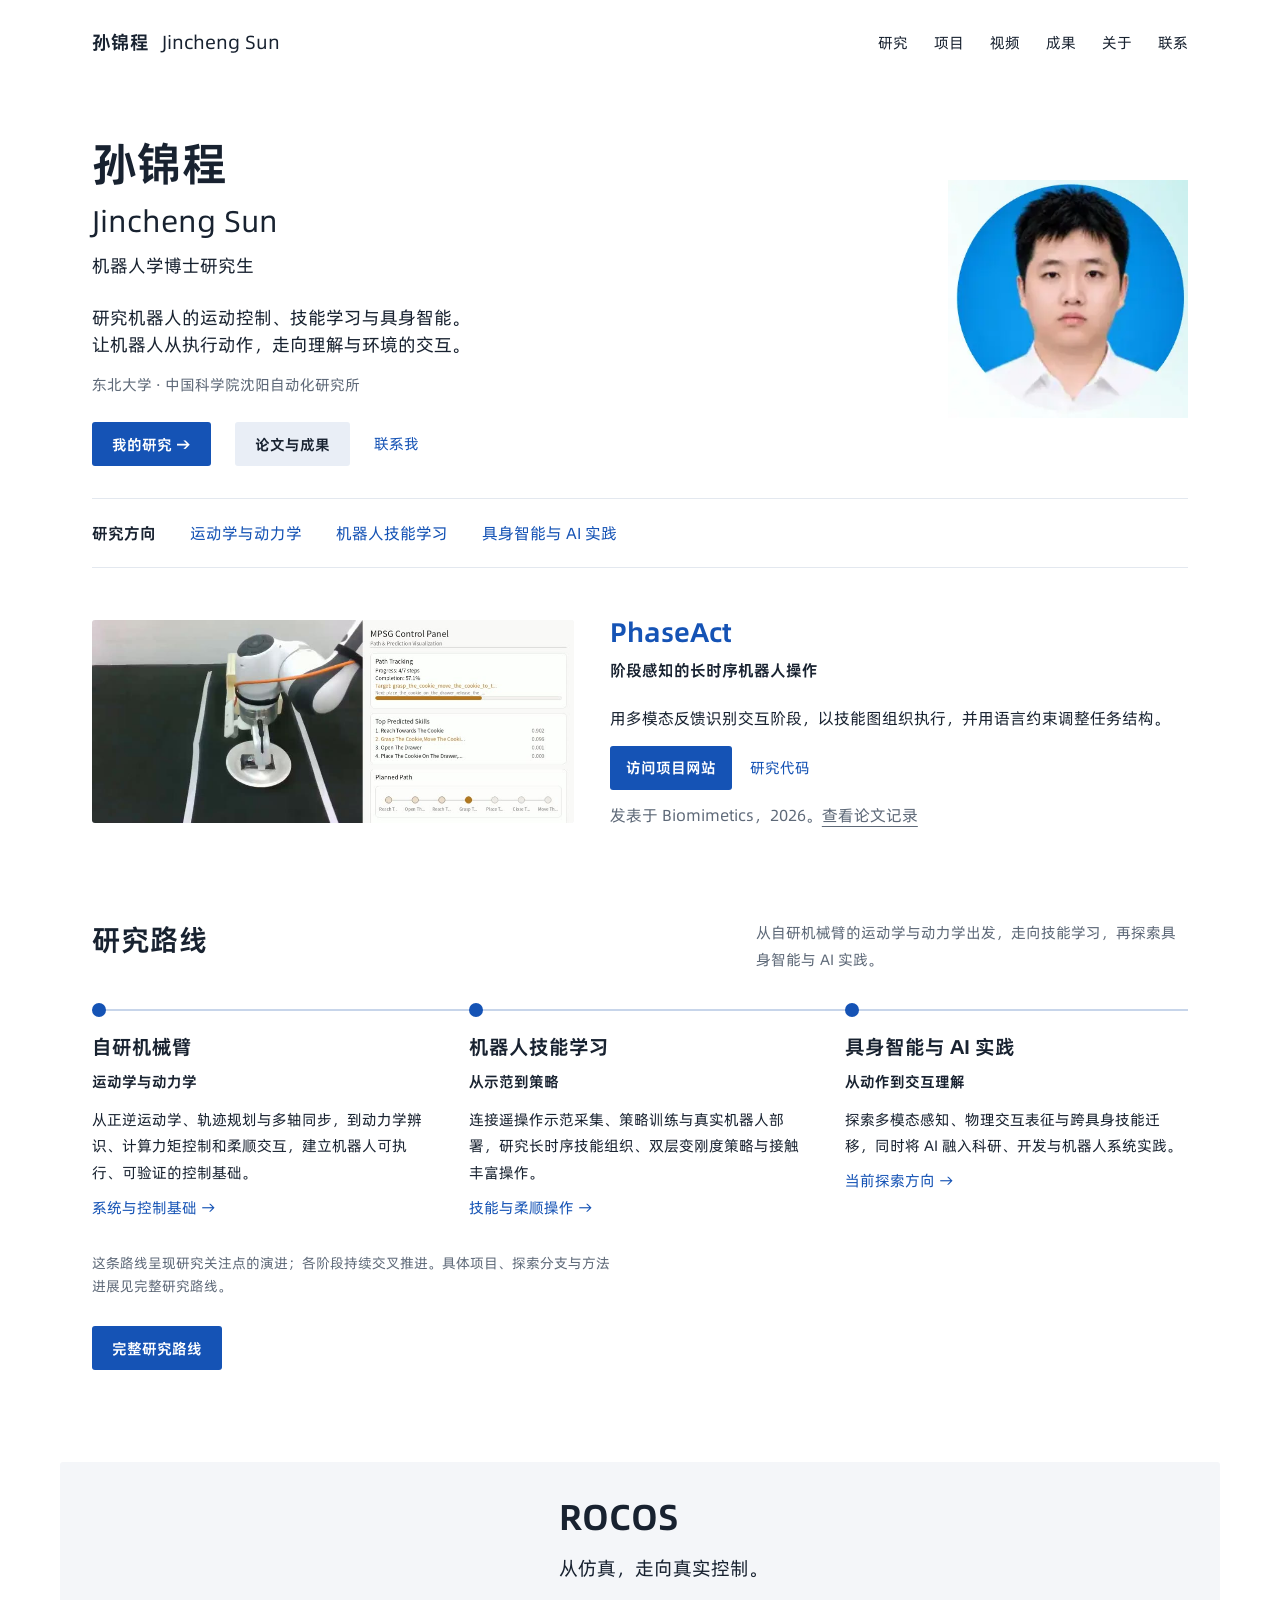
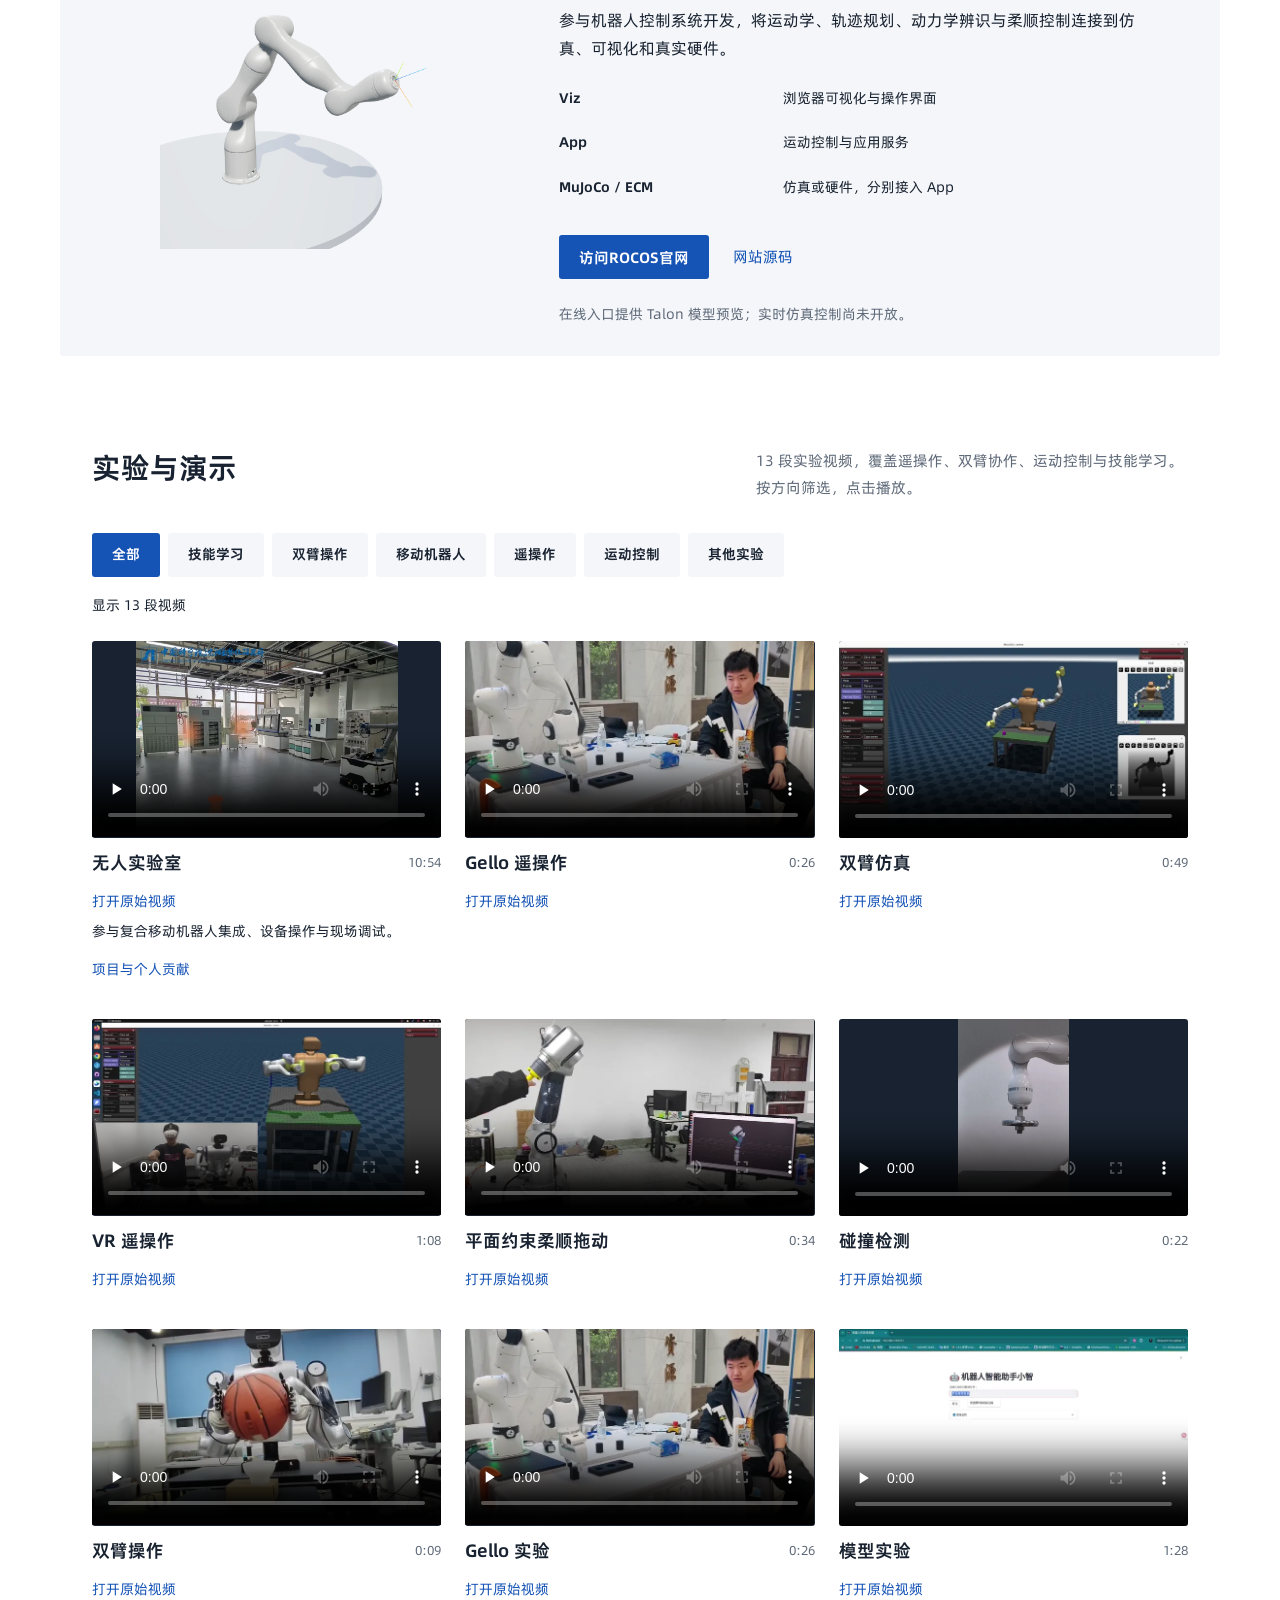
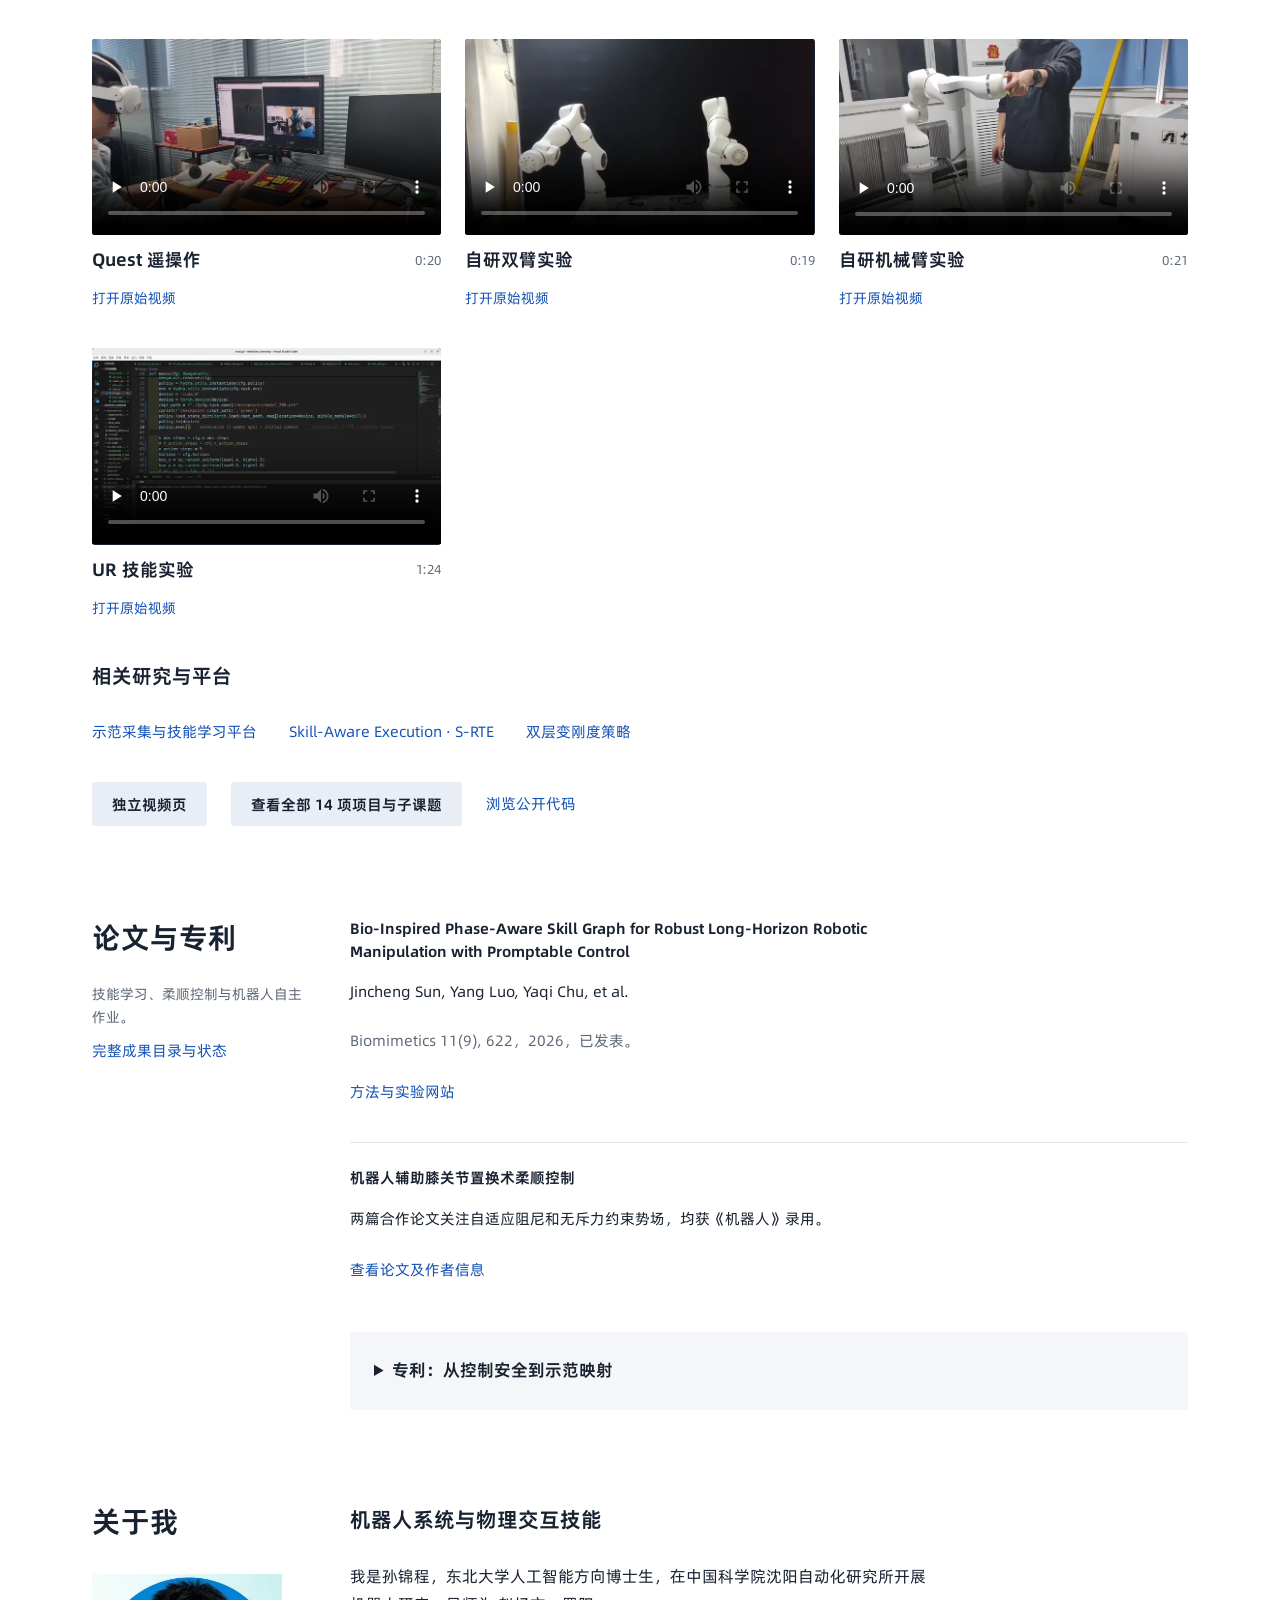
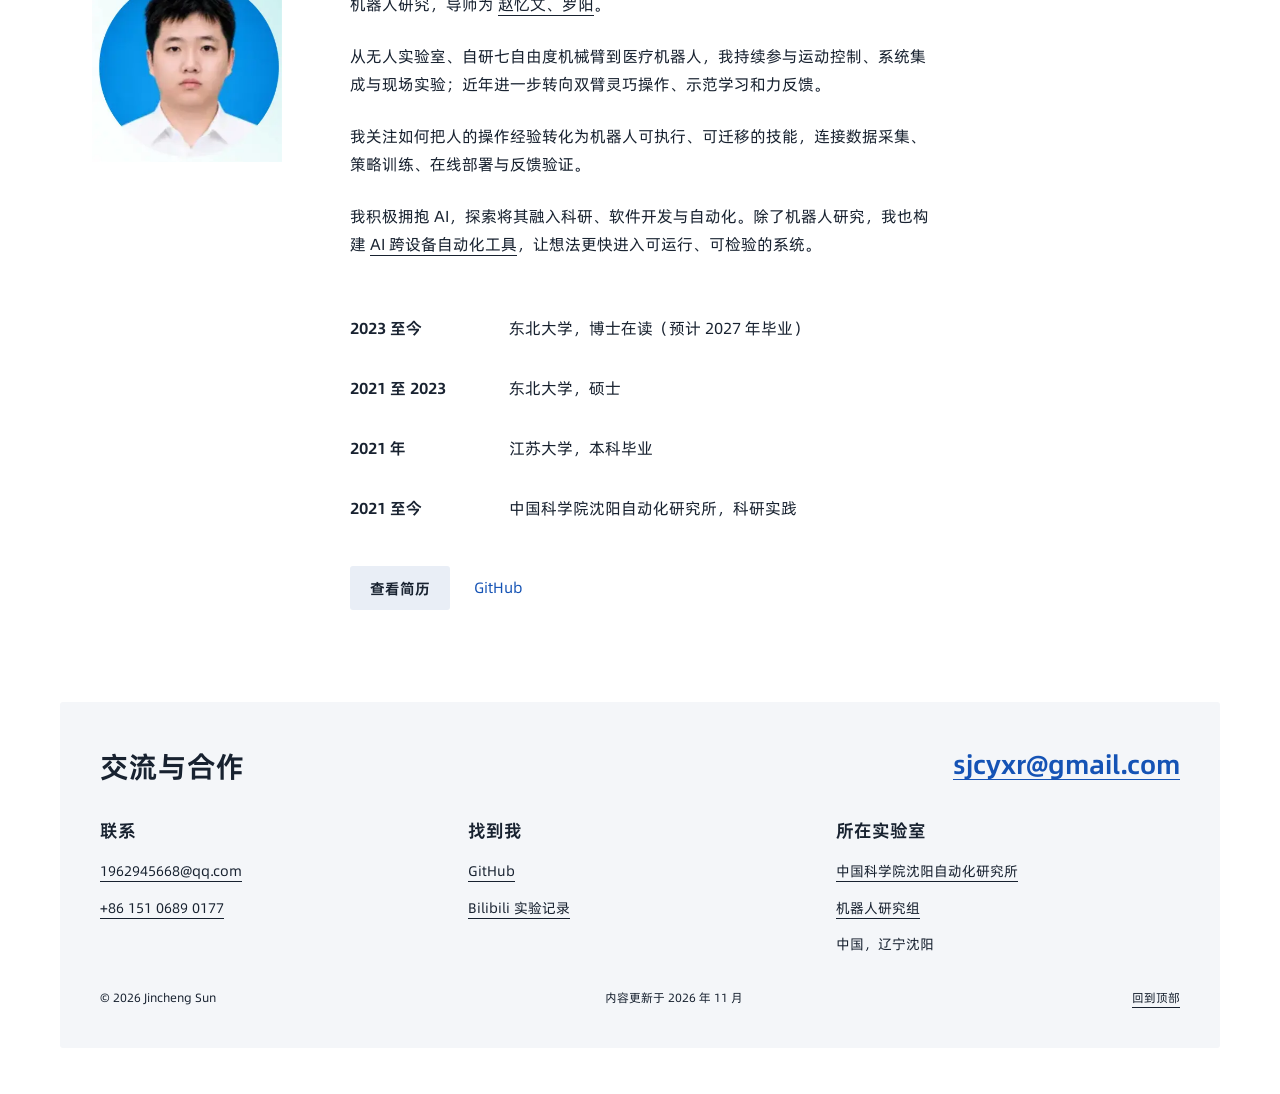
<file: index.html>
<!DOCTYPE html>

<html lang="zh-CN">
<head>
<meta charset="utf-8"/>
<meta content="width=device-width, initial-scale=1" name="viewport"/>
<title>孙锦程 Jincheng Sun | 机器人研究与 AI 实践</title>
<meta content="Jincheng Sun 的个人主页：机器人灵巧操作、技能学习与运动控制。浏览 MPSG-Control、ROCOS、研究项目和实验演示。" name="description"/>
<meta content="孙锦程 Jincheng Sun | 机器人研究与 AI 实践" property="og:title"/>
<meta content="机器人研究、开源系统与 AI 实践。从任务结构到真实执行。" property="og:description"/>
<meta content="website" property="og:type"/>
<meta content="https://www.jcsun.cc/assets/img/research/teleoperation.webp" property="og:image"/>
<link href="https://www.jcsun.cc/" rel="canonical"/>
<link href="favicon.png" rel="icon" type="image/png"/>
<link href="style.css" rel="stylesheet"/>
<script defer="" src="script.js"></script>
<link href="academic.css" rel="stylesheet"/></head>
<body>
<a class="skip" href="#main">跳到主要内容</a>
<header class="site-header">
<nav aria-label="主导航" class="container navigation">
<a aria-label="Jincheng Sun 首页" class="wordmark" href="#home">孙锦程 <span class="wordmark-suffix">Jincheng Sun</span></a>
<button aria-controls="mobile-menu" aria-expanded="false" id="mobile-menu-btn" type="button">菜单</button>
<div class="nav-links" id="mobile-menu"><a href="research.html">研究</a><a href="projects.html">项目</a><a href="videos.html">视频</a><a href="publications.html">成果</a><a href="#about">关于</a><a href="#contact">联系</a></div>
</nav>
</header>
<main id="main">
<section class="hero" id="home"><div class="container"><div class="profile-intro"><figure class="profile-photo"><img alt="孙锦程" fetchpriority="high" height="354" src="assets/img/portrait.png" width="357"/></figure><div class="profile-copy"><h1>孙锦程 <span>Jincheng Sun</span></h1><p class="profile-role">机器人学博士研究生</p><p class="lead" id="typed-text">研究机器人的运动控制、技能学习与具身智能。<br/>让机器人从执行动作，走向理解与环境的交互。</p><p class="profile-affiliation">东北大学 · 中国科学院沈阳自动化研究所</p><div class="actions"><a class="button primary" href="#research">我的研究 →</a><a class="button" href="publications.html">论文与成果</a><a class="text-link" href="mailto:sjcyxr@gmail.com">联系我</a></div></div></div><div class="research-interests"><span>研究方向</span><a href="research.html#foundation">运动学与动力学</a><a href="research.html#variable-stiffness">机器人技能学习</a><a href="research.html#exploration">具身智能与 AI 实践</a></div></div></section>
<section class="section feature" id="phaseact">
<div class="container feature-grid"><figure class="featured-image"><img alt="PhaseAct 阶段感知技能图与真实机器人操作界面" height="404" loading="lazy" src="assets/img/research/phaseact.jpg" width="960"/></figure>
<div class="feature-copy"><h2>PhaseAct</h2><p class="project-name">阶段感知的长时序机器人操作</p><p>用多模态反馈识别交互阶段，以技能图组织执行，并用语言约束调整任务结构。</p><div class="actions"><a class="button primary" href="https://cheng9911.github.io/PhaseAct-Website/">访问项目网站</a><a class="text-link" href="https://github.com/cheng9911/mpsg_control">研究代码</a></div><p class="note">发表于 Biomimetics，2026。<a href="publications.html#papers">查看论文记录</a></p></div>
</div></section>
<section class="section research-section" id="research">
<div class="container"><div class="section-heading"><h2>研究路线</h2><p>从自研机械臂的运动学与动力学出发，走向技能学习，再探索具身智能与 AI 实践。</p></div>
<div class="research-timeline"><article><span aria-hidden="true" class="timeline-dot"></span><h3>自研机械臂</h3><p class="route-focus">运动学与动力学</p><p>从正逆运动学、轨迹规划与多轴同步，到动力学辨识、计算力矩控制和柔顺交互，建立机器人可执行、可验证的控制基础。</p><a class="text-link" href="research.html#foundation">系统与控制基础 →</a></article><article><span aria-hidden="true" class="timeline-dot"></span><h3>机器人技能学习</h3><p class="route-focus">从示范到策略</p><p>连接遥操作示范采集、策略训练与真实机器人部署，研究长时序技能组织、双层变刚度策略与接触丰富操作。</p><a class="text-link" href="research.html#variable-stiffness">技能与柔顺操作 →</a></article><article><span aria-hidden="true" class="timeline-dot"></span><h3>具身智能与 AI 实践</h3><p class="route-focus">从动作到交互理解</p><p>探索多模态感知、物理交互表征与跨具身技能迁移，同时将 AI 融入科研、开发与机器人系统实践。</p><a class="text-link" href="research.html#exploration">当前探索方向 →</a></article></div><p class="note research-note">这条路线呈现研究关注点的演进；各阶段持续交叉推进。具体项目、探索分支与方法进展见完整研究路线。</p><div class="actions"><a class="button primary" href="research.html">完整研究路线</a></div></div>
</section>
<section class="section systems-section" id="systems">
<div class="container systems-grid">
<figure class="robot-visual" data-kind="product"><img alt="ROCOS 官网中基于实际 Talon 网格渲染的机器人模型" height="900" loading="lazy" src="assets/img/research/talon-front.webp" width="900"/></figure>
<div class="systems-copy"><h2>ROCOS</h2><p class="systems-line">从仿真，走向真实控制。</p><p>参与机器人控制系统开发，将运动学、轨迹规划、动力学辨识与柔顺控制连接到仿真、可视化和真实硬件。</p><dl class="system-parts"><div><dt>Viz</dt><dd>浏览器可视化与操作界面</dd></div><div><dt>App</dt><dd>运动控制与应用服务</dd></div><div><dt>MuJoCo / ECM</dt><dd>仿真或硬件，分别接入 App</dd></div></dl><div class="actions"><a class="button primary" href="http://rocos-sia.cn/rocos-web/">访问 <abbr title="Robot Control System">ROCOS</abbr> 官网</a><a class="text-link" href="https://github.com/rocos-sia/rocos-web">网站源码</a></div><p class="note">在线入口提供 Talon 模型预览；实时仿真控制尚未开放。</p></div>
</div></section>
<section class="section projects-section" id="projects">
<div class="container"><div class="section-heading"><h2>实验与演示</h2><p>13 段实验视频，覆盖遥操作、双臂协作、运动控制与技能学习。按方向筛选，点击播放。</p></div>
<div aria-label="筛选演示项目" class="filters" role="group">
<button aria-pressed="true" class="filter-btn active" data-filter="all" type="button">全部</button><button aria-pressed="false" class="filter-btn" data-filter="skill" type="button">技能学习</button><button aria-pressed="false" class="filter-btn" data-filter="dual" type="button">双臂操作</button><button aria-pressed="false" class="filter-btn" data-filter="mobile" type="button">移动机器人</button><button aria-pressed="false" class="filter-btn" data-filter="teleop" type="button">遥操作</button>
<button aria-pressed="false" class="filter-btn" data-filter="control" type="button">运动控制</button><button aria-pressed="false" class="filter-btn" data-filter="other" type="button">其他实验</button></div><p aria-live="polite" class="video-count" id="filter-status">显示 13 段视频</p>
<div class="projects-grid" id="projects-grid"><article class="project-card video-entry" data-category="mobile"><video aria-label="无人实验室" controls="" height="405" playsinline="" poster="assets/img/research/chemist.webp" preload="none" width="720"><source src="assets/videos/chemist.mp4" type="video/mp4"/><a href="assets/videos/chemist.mp4">直接打开视频</a></video><div class="video-meta"><h3>无人实验室</h3><span>10:54</span></div><a class="text-link" href="assets/videos/chemist.mp4">打开原始视频</a><p>参与复合移动机器人集成、设备操作与现场调试。</p><a class="text-link" href="projects.html#project-01">项目与个人贡献</a></article><article class="project-card video-entry" data-category="teleop"><video aria-label="Gello 遥操作" controls="" height="405" playsinline="" poster="assets/img/experiments/te_franka.webp" preload="none" width="720"><source src="assets/videos/te_franka.mp4" type="video/mp4"/><a href="assets/videos/te_franka.mp4">直接打开视频</a></video><div class="video-meta"><h3>Gello 遥操作</h3><span>0:26</span></div><a class="text-link" href="assets/videos/te_franka.mp4">打开原始视频</a></article><article class="project-card video-entry" data-category="dual"><video aria-label="双臂仿真" controls="" height="405" playsinline="" poster="assets/img/experiments/dual_sim.webp" preload="none" width="720"><source src="assets/videos/dual_sim.mp4" type="video/mp4"/><a href="assets/videos/dual_sim.mp4">直接打开视频</a></video><div class="video-meta"><h3>双臂仿真</h3><span>0:49</span></div><a class="text-link" href="assets/videos/dual_sim.mp4">打开原始视频</a></article><article class="project-card video-entry" data-category="teleop"><video aria-label="VR 遥操作" controls="" height="405" playsinline="" poster="assets/img/experiments/VRTeleoperation.webp" preload="none" width="720"><source src="assets/videos/VRTeleoperation.mp4" type="video/mp4"/><a href="assets/videos/VRTeleoperation.mp4">直接打开视频</a></video><div class="video-meta"><h3>VR 遥操作</h3><span>1:08</span></div><a class="text-link" href="assets/videos/VRTeleoperation.mp4">打开原始视频</a></article><article class="project-card video-entry" data-category="control"><video aria-label="平面约束柔顺拖动" controls="" height="405" playsinline="" poster="assets/img/experiments/Plane-Constrained%20Compliant%20Dragging.webp" preload="none" width="720"><source src="assets/videos/Plane-Constrained%20Compliant%20Dragging.mp4" type="video/mp4"/><a href="assets/videos/Plane-Constrained%20Compliant%20Dragging.mp4">直接打开视频</a></video><div class="video-meta"><h3>平面约束柔顺拖动</h3><span>0:34</span></div><a class="text-link" href="assets/videos/Plane-Constrained%20Compliant%20Dragging.mp4">打开原始视频</a></article><article class="project-card video-entry" data-category="control"><video aria-label="碰撞检测" controls="" height="405" playsinline="" poster="assets/img/experiments/collisiondetect.webp" preload="none" width="720"><source src="assets/videos/collisiondetect.mp4" type="video/mp4"/><a href="assets/videos/collisiondetect.mp4">直接打开视频</a></video><div class="video-meta"><h3>碰撞检测</h3><span>0:22</span></div><a class="text-link" href="assets/videos/collisiondetect.mp4">打开原始视频</a></article><article class="project-card video-entry" data-category="dual"><video aria-label="双臂操作" controls="" height="405" playsinline="" poster="assets/img/experiments/dual.webp" preload="none" width="720"><source src="assets/videos/dual.mp4" type="video/mp4"/><a href="assets/videos/dual.mp4">直接打开视频</a></video><div class="video-meta"><h3>双臂操作</h3><span>0:09</span></div><a class="text-link" href="assets/videos/dual.mp4">打开原始视频</a></article><article class="project-card video-entry" data-category="teleop"><video aria-label="Gello 实验" controls="" height="405" playsinline="" poster="assets/img/experiments/gello.webp" preload="none" width="720"><source src="assets/videos/gello.mp4" type="video/mp4"/><a href="assets/videos/gello.mp4">直接打开视频</a></video><div class="video-meta"><h3>Gello 实验</h3><span>0:26</span></div><a class="text-link" href="assets/videos/gello.mp4">打开原始视频</a></article><article class="project-card video-entry" data-category="other"><video aria-label="模型实验" controls="" height="405" playsinline="" poster="assets/img/experiments/model.webp" preload="none" width="720"><source src="assets/videos/model.mp4" type="video/mp4"/><a href="assets/videos/model.mp4">直接打开视频</a></video><div class="video-meta"><h3>模型实验</h3><span>1:28</span></div><a class="text-link" href="assets/videos/model.mp4">打开原始视频</a></article><article class="project-card video-entry" data-category="teleop"><video aria-label="Quest 遥操作" controls="" height="405" playsinline="" poster="assets/img/experiments/quest.webp" preload="none" width="720"><source src="assets/videos/quest.mp4" type="video/mp4"/><a href="assets/videos/quest.mp4">直接打开视频</a></video><div class="video-meta"><h3>Quest 遥操作</h3><span>0:20</span></div><a class="text-link" href="assets/videos/quest.mp4">打开原始视频</a></article><article class="project-card video-entry" data-category="dual"><video aria-label="自研双臂实验" controls="" height="405" playsinline="" poster="assets/img/experiments/selfdualarm.webp" preload="none" width="720"><source src="assets/videos/selfdualarm.mp4" type="video/mp4"/><a href="assets/videos/selfdualarm.mp4">直接打开视频</a></video><div class="video-meta"><h3>自研双臂实验</h3><span>0:19</span></div><a class="text-link" href="assets/videos/selfdualarm.mp4">打开原始视频</a></article><article class="project-card video-entry" data-category="control"><video aria-label="自研机械臂实验" controls="" height="405" playsinline="" poster="assets/img/experiments/selfqrm.webp" preload="none" width="720"><source src="assets/videos/selfqrm.mp4" type="video/mp4"/><a href="assets/videos/selfqrm.mp4">直接打开视频</a></video><div class="video-meta"><h3>自研机械臂实验</h3><span>0:21</span></div><a class="text-link" href="assets/videos/selfqrm.mp4">打开原始视频</a></article><article class="project-card video-entry" data-category="skill"><video aria-label="UR 技能实验" controls="" height="405" playsinline="" poster="assets/img/experiments/ur_skill.webp" preload="none" width="720"><source src="assets/videos/ur_skill.mp4" type="video/mp4"/><a href="assets/videos/ur_skill.mp4">直接打开视频</a></video><div class="video-meta"><h3>UR 技能实验</h3><span>1:24</span></div><a class="text-link" href="assets/videos/ur_skill.mp4">打开原始视频</a></article></div><div class="related-research"><h3>相关研究与平台</h3><p><a class="text-link" href="projects.html#project-10">示范采集与技能学习平台</a><a class="text-link" href="https://cheng9911.github.io/S-RTE/">Skill-Aware Execution · S-RTE</a><a class="text-link" href="research.html#variable-stiffness">双层变刚度策略</a></p></div><div class="actions"><a class="button" href="videos.html">独立视频页</a><a class="button" href="projects.html">查看全部 14 项项目与子课题</a><a class="text-link" href="projects.html#software">浏览公开代码</a></div></div></section>
<section class="section publications-section" id="publications"><div class="container publication-layout"><div><h2>论文与专利</h2><p class="note">技能学习、柔顺控制与机器人自主作业。</p><a class="text-link" href="publications.html">完整成果目录与状态</a></div><div class="publication-list"><article class="paper"><p class="paper-title">Bio-Inspired Phase-Aware Skill Graph for Robust Long-Horizon Robotic Manipulation with Promptable Control</p><p>Jincheng Sun, Yang Luo, Yaqi Chu, et al.</p><p class="note">Biomimetics 11(9), 622，2026，已发表。</p><a class="text-link" href="https://cheng9911.github.io/PhaseAct-Website/">方法与实验网站</a></article><article class="paper"><p class="paper-title">机器人辅助膝关节置换术柔顺控制</p><p>两篇合作论文关注自适应阻尼和无斥力约束势场，均获《机器人》录用。</p><a class="text-link" href="publications.html#papers">查看论文及作者信息</a></article><details class="patent"><summary>专利：从控制安全到示范映射</summary><div class="patent-body"><p>10 项专利记录，覆盖轨迹边界、柔顺操作、遥操作和手部重定向；授权与申请状态分别列示。</p><a class="text-link" href="publications.html#patents">查看专利目录</a></div></details></div></div></section><section class="section about-section" id="about"><div class="container about-grid"><div><h2>关于我</h2><figure class="portrait"><img alt="Jincheng Sun 个人照片" height="354" loading="lazy" src="assets/img/portrait.png" width="357"/></figure></div><div class="about-copy"><p class="about-lead">机器人系统与物理交互技能</p><p>我是孙锦程，东北大学人工智能方向博士生，在中国科学院沈阳自动化研究所开展机器人研究，导师为 <a href="http://rocos-sia.cn/">赵忆文、罗阳</a>。</p><p>从无人实验室、自研七自由度机械臂到医疗机器人，我持续参与运动控制、系统集成与现场实验；近年进一步转向双臂灵巧操作、示范学习和力反馈。</p><p>我关注如何把人的操作经验转化为机器人可执行、可迁移的技能，连接数据采集、策略训练、在线部署与反馈验证。</p><p>我积极拥抱 AI，探索将其融入科研、软件开发与自动化。除了机器人研究，我也构建 <a href="https://github.com/cheng9911/openclaw-remote-desktop">AI 跨设备自动化工具</a>，让想法更快进入可运行、可检验的系统。</p><dl class="education"><div><dt>2023 至今</dt><dd>东北大学，博士在读（预计 2027 年毕业）</dd></div><div><dt>2021 至 2023</dt><dd>东北大学，硕士</dd></div><div><dt>2021 年</dt><dd>江苏大学，本科毕业</dd></div><div><dt>2021 至今</dt><dd>中国科学院沈阳自动化研究所，科研实践</dd></div></dl><div class="actions"><a class="button" href="assets/docs/Jincheng-Sun-CV.pdf">查看简历</a><a class="text-link" href="https://github.com/cheng9911">GitHub</a></div></div></div></section></main><footer class="section contact-section" id="contact"><div class="container"><div class="contact-top"><h2>交流与合作</h2><a class="contact-email" href="mailto:sjcyxr@gmail.com">sjcyxr@gmail.com</a></div><div class="contact-columns"><div><h3>联系</h3><a href="mailto:1962945668@qq.com">1962945668@qq.com</a><a href="tel:+8615106890177">+86 151 0689 0177</a></div><div><h3>找到我</h3><a href="https://github.com/cheng9911">GitHub</a><a href="https://space.bilibili.com/623528115">Bilibili 实验记录</a></div><div><h3>所在实验室</h3><a href="https://sia.cas.cn/gkjj/dlwz/">中国科学院沈阳自动化研究所</a><a href="http://rocos-sia.cn/">机器人研究组</a><span>中国，辽宁沈阳</span></div></div><div class="colophon"><span>© 2026 Jincheng Sun</span><span>内容更新于 2026 年 11 月</span><a href="#home">回到顶部</a></div></div></footer></body></html>
</file>
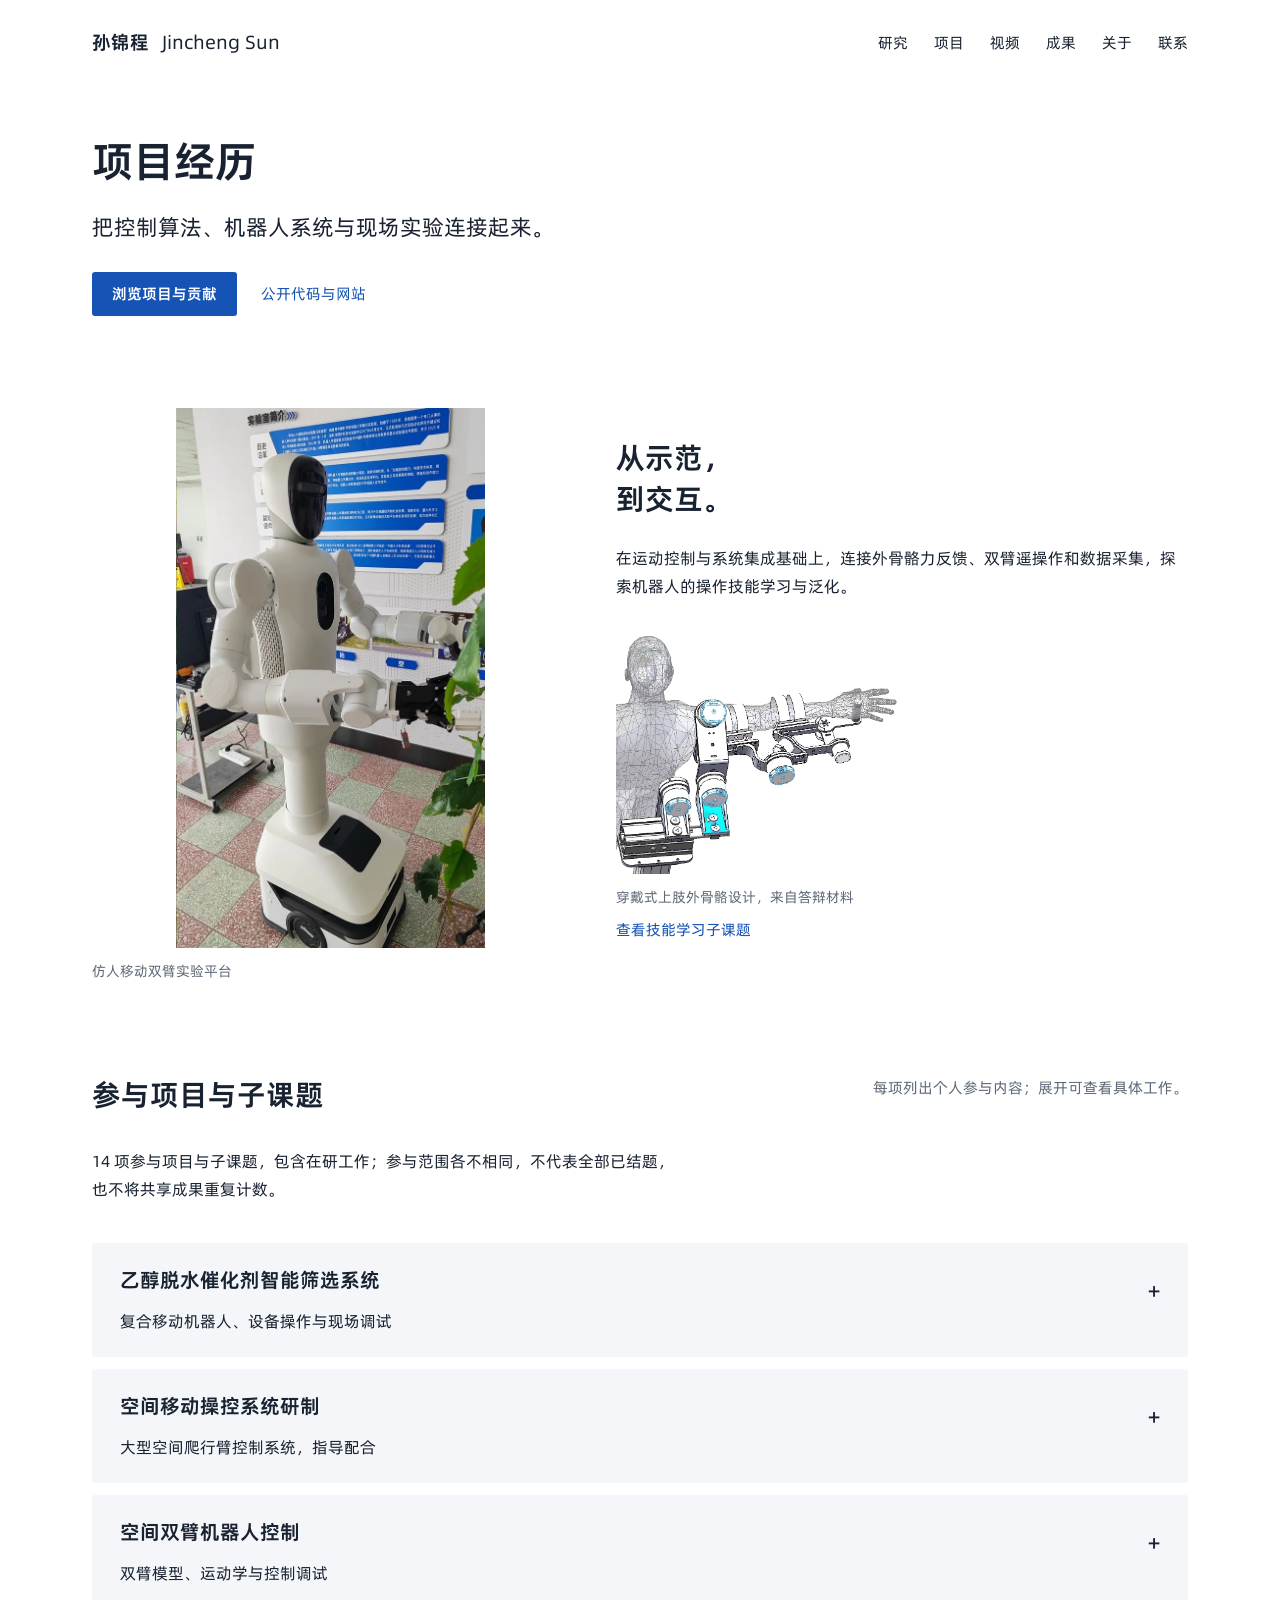
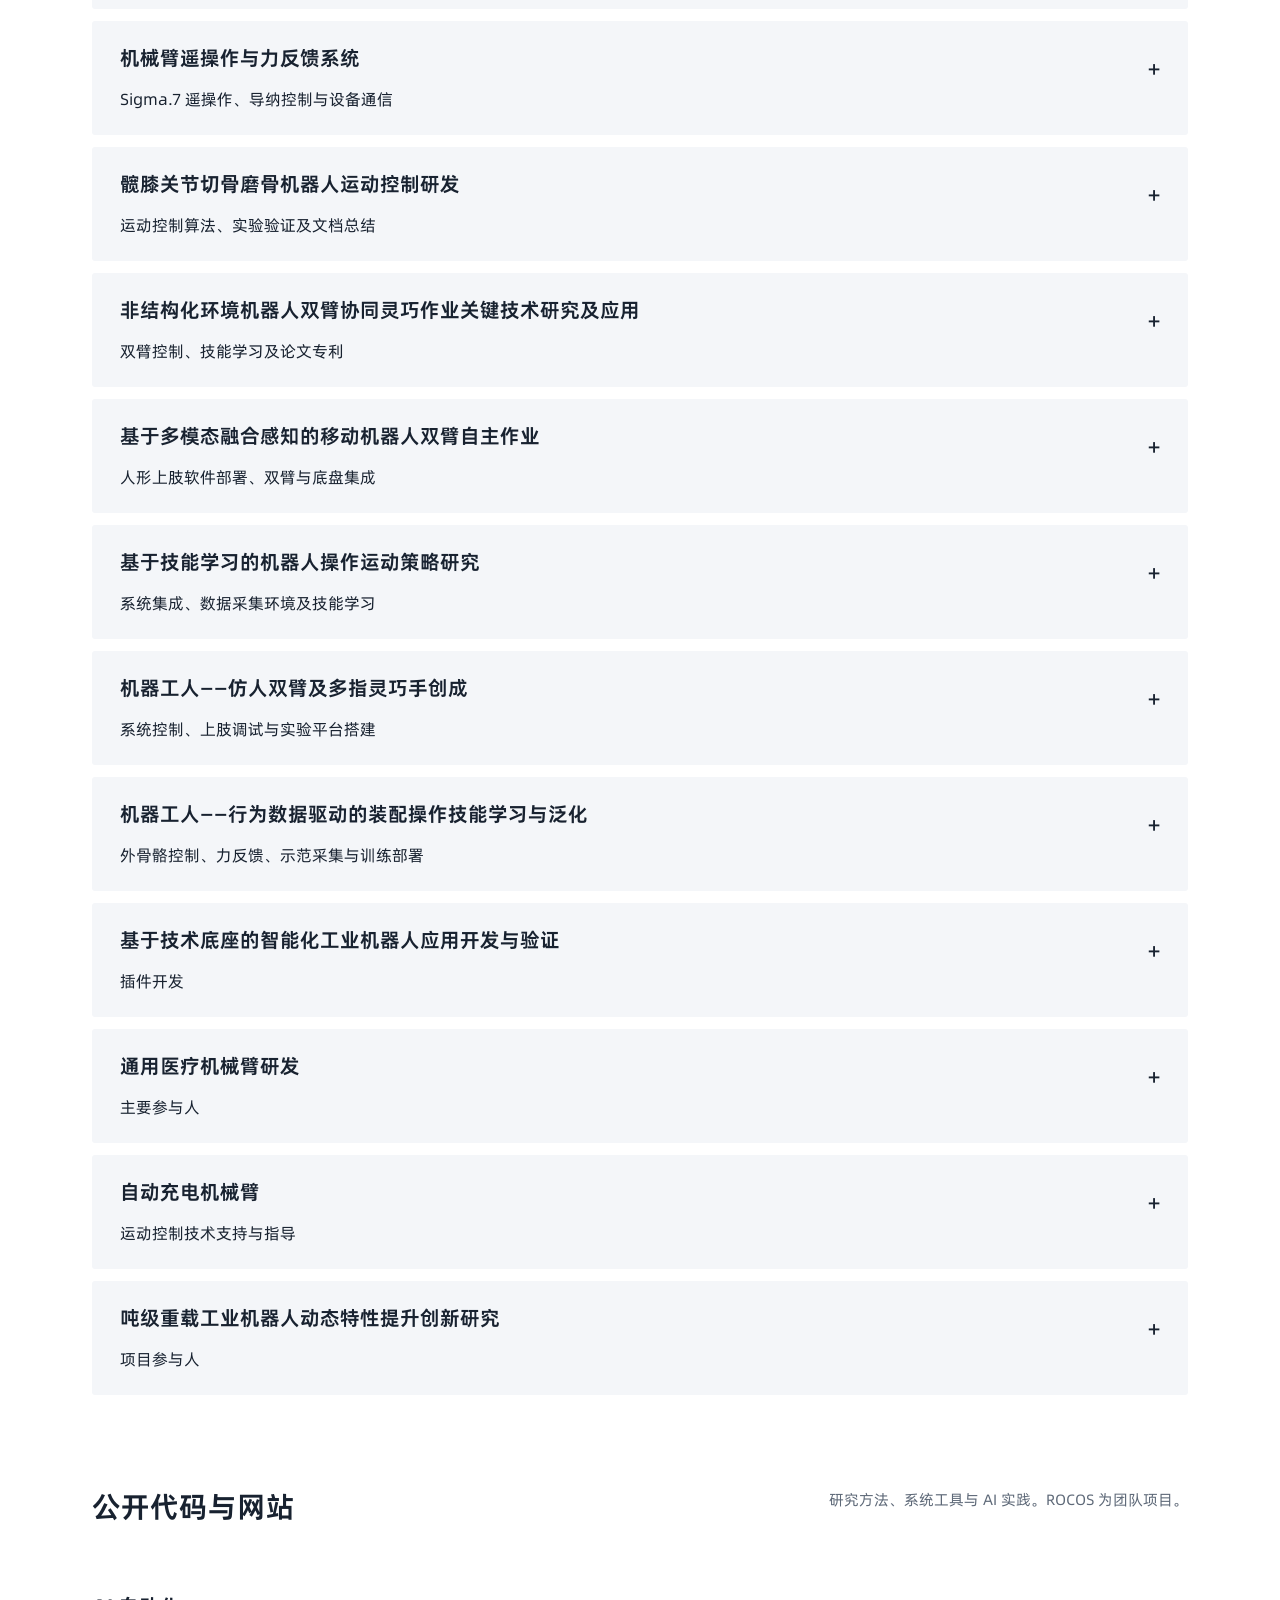
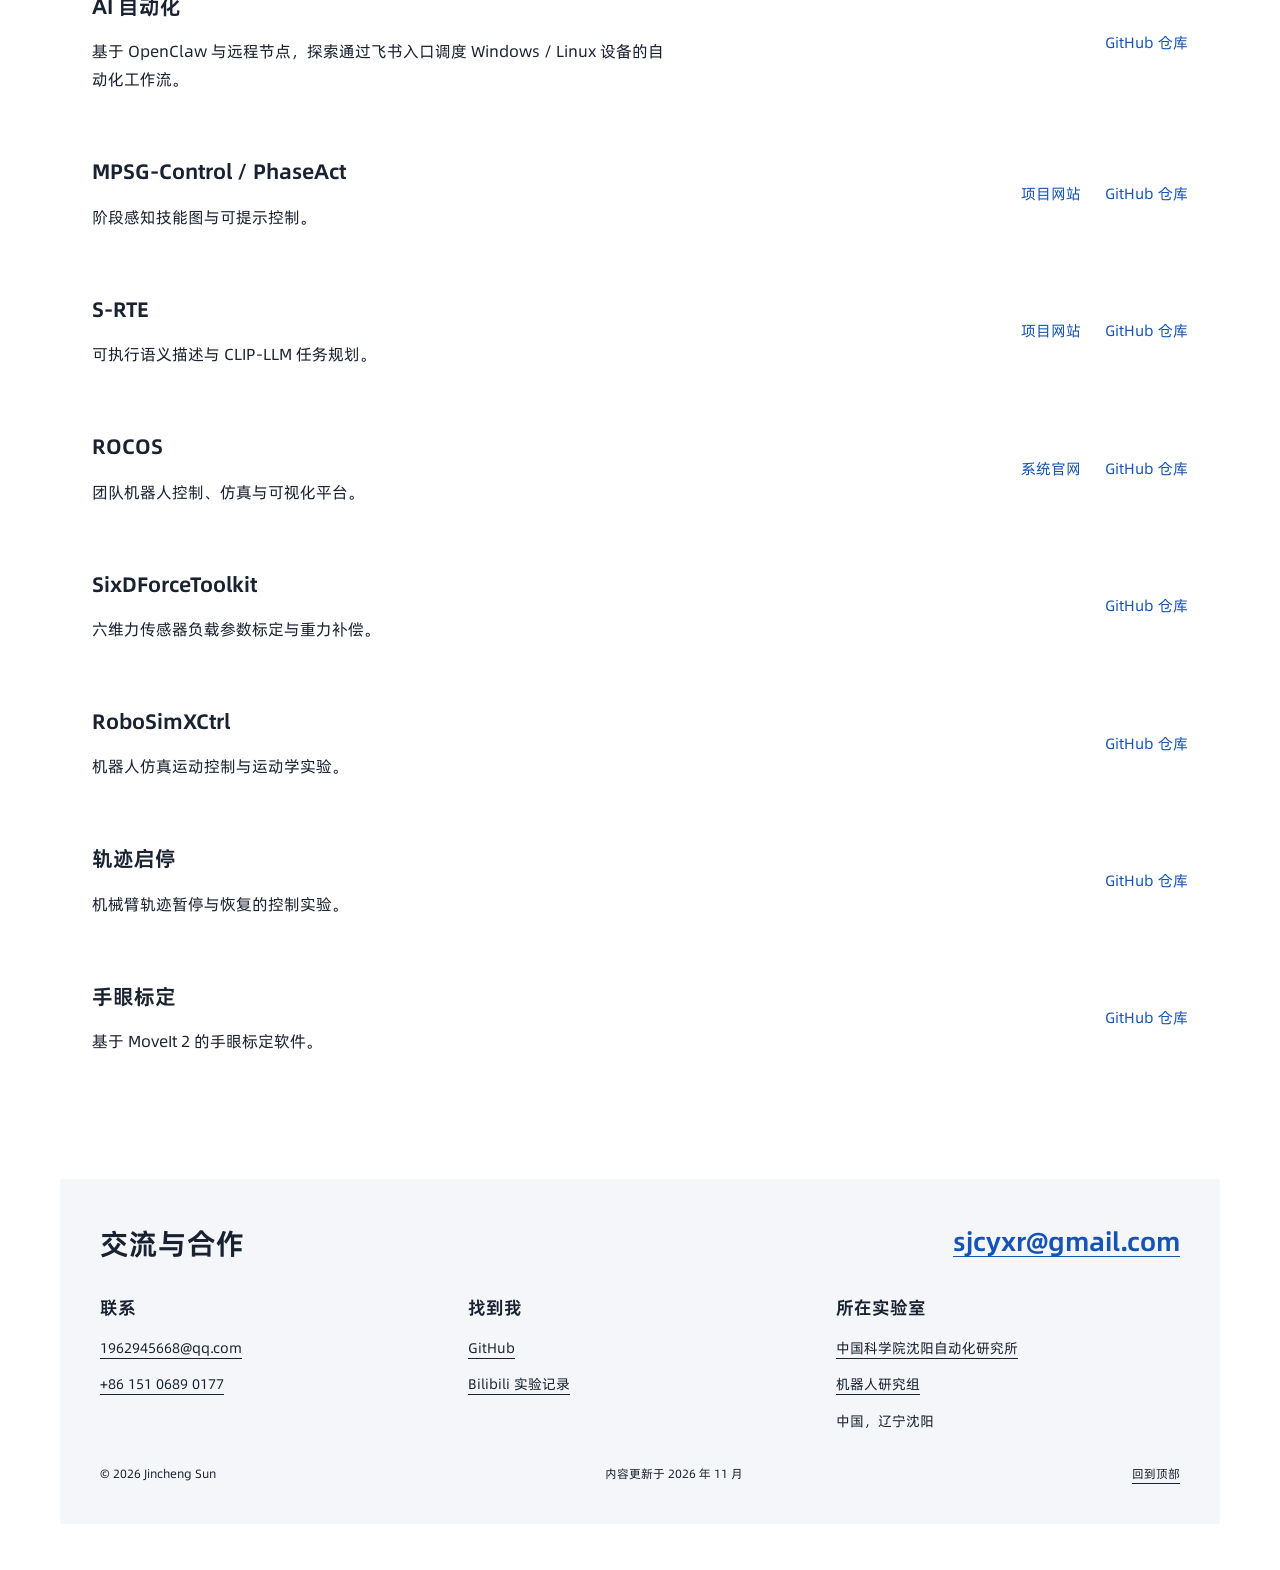
<file: projects.html>
<!DOCTYPE html>

<html lang="zh-CN"><head><meta charset="utf-8"/><meta content="width=device-width, initial-scale=1" name="viewport"/><title>项目经历 | 孙锦程 Jincheng Sun</title><meta content="孙锦程参与的机器人项目与子课题：个人贡献、实验平台和公开代码。" name="description"/><meta content="项目经历 | 孙锦程" property="og:title"/><meta content="孙锦程参与的机器人项目与子课题：个人贡献、实验平台和公开代码。" property="og:description"/><meta content="website" property="og:type"/><link href="https://www.jcsun.cc/projects.html" rel="canonical"/><link href="favicon.png" rel="icon"/><link href="style.css" rel="stylesheet"/><script defer="" src="script.js"></script><link href="academic.css" rel="stylesheet"/></head><body><a class="skip" href="#main">跳到主要内容</a><header class="site-header">
<nav aria-label="主导航" class="container navigation">
<a aria-label="Jincheng Sun 首页" class="wordmark" href="index.html">孙锦程 <span class="wordmark-suffix">Jincheng Sun</span></a>
<button aria-controls="mobile-menu" aria-expanded="false" id="mobile-menu-btn" type="button">菜单</button>
<div class="nav-links" id="mobile-menu"><a href="research.html">研究</a><a href="projects.html">项目</a><a href="videos.html">视频</a><a href="publications.html">成果</a><a href="index.html#about">关于</a><a href="index.html#contact">联系</a></div>
</nav>
</header><main id="main"><section class="section archive-intro"><div class="container"><h1>项目经历</h1><p class="lead">把控制算法、机器人系统与现场实验连接起来。</p><div class="actions"><a class="button primary" href="#project-list">浏览项目与贡献</a><a class="text-link" href="#software">公开代码与网站</a></div></div></section>
<section class="section platform-section"><div class="container platform-layout"><figure><img alt="实验室中的仿人移动双臂机器人实机" height="1100" src="assets/img/research/humanoid-platform.webp" width="629"/><figcaption>仿人移动双臂实验平台</figcaption></figure><div><h2>从示范，<br/>到交互。</h2><p>在运动控制与系统集成基础上，连接外骨骼力反馈、双臂遥操作和数据采集，探索机器人的操作技能学习与泛化。</p><figure class="exo-figure"><img alt="上肢力反馈穿戴式外骨骼的机械设计图" height="795" loading="lazy" src="assets/img/research/exoskeleton.webp" width="987"/><figcaption>穿戴式上肢外骨骼设计，来自答辩材料</figcaption></figure><a class="text-link" href="#project-10">查看技能学习子课题</a></div></div></section>
<section class="section" id="project-list"><div class="container"><div class="section-heading"><h2>参与项目与子课题</h2><p>每项列出个人参与内容；展开可查看具体工作。</p></div><p class="archive-context">14 项参与项目与子课题，包含在研工作；参与范围各不相同，不代表全部已结题，也不将共享成果重复计数。</p><div class="experience-list"><details class="experience" id="project-01"><summary><span class="experience-heading"><span class="experience-title">乙醇脱水催化剂智能筛选系统</span><span class="experience-role">复合移动机器人、设备操作与现场调试</span></span></summary><div class="experience-body"><p class="note">榆林无人实验室</p><p>参与复合移动机器人系统集成，围绕试管取放、离心机与烘干机操作开展调试；处理视觉定位、运动可达性、设备通信与流程互锁问题。</p><a class="text-link" href="https://github.com/rocos-sia/YuLin-lab">团队代码</a></div></details><details class="experience" id="project-02"><summary><span class="experience-heading"><span class="experience-title">空间移动操控系统研制</span><span class="experience-role">大型空间爬行臂控制系统，指导配合</span></span></summary><div class="experience-body"><p class="note">空间机器人</p><p>围绕大型空间爬行臂控制系统提供指导与配合，参与相关控制问题的讨论和调试支持。</p><a class="text-link" href="https://github.com/rocos-sia/SpaceRobot">相关仿真代码</a></div></details><details class="experience" id="project-03"><summary><span class="experience-heading"><span class="experience-title">空间双臂机器人控制</span><span class="experience-role">双臂模型、运动学与控制调试</span></span></summary><div class="experience-body"><p class="note">空间机器人</p><p>参与双臂模型与运动学调试，处理实际关节安装角度与模型关节坐标之间的对应问题，支持控制系统联调。</p></div></details><details class="experience" id="project-04"><summary><span class="experience-heading"><span class="experience-title">机械臂遥操作与力反馈系统</span><span class="experience-role">Sigma.7 遥操作、导纳控制与设备通信</span></span></summary><div class="experience-body"><p class="note">TOSOR</p><p>围绕 Sigma.7 主端、末端六维力传感器和机械臂搭建遥操作及力呈现链路，参与导纳控制、传感器通信与坐标系对齐调试。</p></div></details><details class="experience" id="project-05"><summary><span class="experience-heading"><span class="experience-title">髋膝关节切骨磨骨机器人运动控制研发</span><span class="experience-role">运动控制算法、实验验证及文档总结</span></span></summary><div class="experience-body"><p class="note">医疗机器人</p><p>参与基于 Diana7 和六维力传感器的柔顺运动控制研发，围绕定平面／定直线拖动、虚拟边界约束、接触反弹与振动开展实验和总结。相关论文研究属于前沿算法探索，未直接应用于项目交付系统。</p><a class="text-link" href="https://github.com/cheng9911/Diana7_BoneMilling">早期实验代码</a></div></details><details class="experience" id="project-06"><summary><span class="experience-heading"><span class="experience-title">非结构化环境机器人双臂协同灵巧作业关键技术研究及应用</span><span class="experience-role">双臂控制、技能学习及论文专利</span></span></summary><div class="experience-body"><p class="note">双臂与技能学习</p><p>参与双臂操作系统与技能学习研究，推进任务执行、示范学习和实验验证，并参与相关论文与专利工作。部分成果与相关课题共享。</p><a class="text-link" href="https://cheng9911.github.io/PhaseAct-Website/">相关研究网站</a></div></details><details class="experience" id="project-07"><summary><span class="experience-heading"><span class="experience-title">基于多模态融合感知的移动机器人双臂自主作业</span><span class="experience-role">人形上肢软件部署、双臂与底盘集成</span></span></summary><div class="experience-body"><p class="note">移动双臂</p><p>参与人形上肢控制软件部署和双臂、移动底盘、传感器的集成联调，为多模态自主操作建立实验平台。</p></div></details><details class="experience" id="project-08"><summary><span class="experience-heading"><span class="experience-title">基于技能学习的机器人操作运动策略研究</span><span class="experience-role">系统集成、数据采集环境及技能学习</span></span></summary><div class="experience-body"><p class="note">操作策略</p><p>参与人形上肢系统集成和数据采集环境搭建，开展从示范采集、模型训练到在线部署的技能学习实验。</p><a class="text-link" href="https://cheng9911.github.io/S-RTE/">相关研究网站</a></div></details><details class="experience" id="project-09"><summary><span class="experience-heading"><span class="experience-title">机器工人——仿人双臂及多指灵巧手创成</span><span class="experience-role">系统控制、上肢调试与实验平台搭建</span></span></summary><div class="experience-body"><p class="note">机器工人子课题</p><p>承担系统控制相关工作，参与仿人上肢、双臂与灵巧手的控制调试及实验平台搭建。工作随项目阶段持续推进。</p></div></details><details class="experience" id="project-10"><summary><span class="experience-heading"><span class="experience-title">机器工人——行为数据驱动的装配操作技能学习与泛化</span><span class="experience-role">外骨骼控制、力反馈、示范采集与训练部署</span></span></summary><div class="experience-body"><p class="note">机器工人子课题</p><p>参与穿戴式外骨骼的重力补偿、位置／力映射与软件部署，连接移动双臂机器人、示范数据采集和技能学习框架，推进接触任务的训练与部署验证。</p></div></details><details class="experience" id="project-11"><summary><span class="experience-heading"><span class="experience-title">基于技术底座的智能化工业机器人应用开发与验证</span><span class="experience-role">插件开发</span></span></summary><div class="experience-body"><p class="note">工业机器人</p><p>参与项目中的插件开发工作。</p></div></details><details class="experience" id="project-12"><summary><span class="experience-heading"><span class="experience-title">通用医疗机械臂研发</span><span class="experience-role">主要参与人</span></span></summary><div class="experience-body"><p class="note">医疗机器人</p><p>项目分工中列为主要参与人；此处记录参与关系，具体技术职责随项目推进补充。</p></div></details><details class="experience" id="project-13"><summary><span class="experience-heading"><span class="experience-title">自动充电机械臂</span><span class="experience-role">运动控制技术支持与指导</span></span></summary><div class="experience-body"><p class="note">华威科合作项目</p><p>针对项目执行中的运动控制问题提供技术支持与指导。</p></div></details><details class="experience" id="project-14"><summary><span class="experience-heading"><span class="experience-title">吨级重载工业机器人动态特性提升创新研究</span><span class="experience-role">项目参与人</span></span></summary><div class="experience-body"><p class="note">工业机器人</p><p>执行文件列为项目参与人员；具体承担内容待进一步形成可公开的项目记录。</p></div></details></div></div></section><section class="section research-section" id="software"><div class="container"><div class="section-heading"><h2>公开代码与网站</h2><p>研究方法、系统工具与 AI 实践。ROCOS 为团队项目。</p></div><div class="software-list"><article><div><h3>AI 自动化</h3><p>基于 OpenClaw 与远程节点，探索通过飞书入口调度 Windows / Linux 设备的自动化工作流。</p></div><div class="software-links"><a class="text-link" href="https://github.com/cheng9911/openclaw-remote-desktop">GitHub 仓库</a></div></article><article><div><h3>MPSG-Control / PhaseAct</h3><p>阶段感知技能图与可提示控制。</p></div><div class="software-links"><a class="text-link" href="https://cheng9911.github.io/PhaseAct-Website/">项目网站</a><a class="text-link" href="https://github.com/cheng9911/mpsg_control">GitHub 仓库</a></div></article><article><div><h3>S-RTE</h3><p>可执行语义描述与 CLIP-LLM 任务规划。</p></div><div class="software-links"><a class="text-link" href="https://cheng9911.github.io/S-RTE/">项目网站</a><a class="text-link" href="https://github.com/cheng9911/S-RTE">GitHub 仓库</a></div></article><article><div><h3>ROCOS</h3><p>团队机器人控制、仿真与可视化平台。</p></div><div class="software-links"><a class="text-link" href="http://rocos-sia.cn/rocos-web/">系统官网</a><a class="text-link" href="https://github.com/rocos-sia/rocos-app">GitHub 仓库</a></div></article><article><div><h3>SixDForceToolkit</h3><p>六维力传感器负载参数标定与重力补偿。</p></div><div class="software-links"><a class="text-link" href="https://github.com/cheng9911/SixDForceToolkit">GitHub 仓库</a></div></article><article><div><h3>RoboSimXCtrl</h3><p>机器人仿真运动控制与运动学实验。</p></div><div class="software-links"><a class="text-link" href="https://github.com/cheng9911/RoboSimXCtrl">GitHub 仓库</a></div></article><article><div><h3>轨迹启停</h3><p>机械臂轨迹暂停与恢复的控制实验。</p></div><div class="software-links"><a class="text-link" href="https://github.com/cheng9911/robot-trajectory-pause-resume">GitHub 仓库</a></div></article><article><div><h3>手眼标定</h3><p>基于 MoveIt 2 的手眼标定软件。</p></div><div class="software-links"><a class="text-link" href="https://github.com/cheng9911/moveit2_handeye_calib">GitHub 仓库</a></div></article></div></div></section></main><footer class="section contact-section" id="contact"><div class="container"><div class="contact-top"><h2>交流与合作</h2><a class="contact-email" href="mailto:sjcyxr@gmail.com">sjcyxr@gmail.com</a></div><div class="contact-columns"><div><h3>联系</h3><a href="mailto:1962945668@qq.com">1962945668@qq.com</a><a href="tel:+8615106890177">+86 151 0689 0177</a></div><div><h3>找到我</h3><a href="https://github.com/cheng9911">GitHub</a><a href="https://space.bilibili.com/623528115">Bilibili 实验记录</a></div><div><h3>所在实验室</h3><a href="https://sia.cas.cn/gkjj/dlwz/">中国科学院沈阳自动化研究所</a><a href="http://rocos-sia.cn/">机器人研究组</a><span>中国，辽宁沈阳</span></div></div><div class="colophon"><span>© 2026 Jincheng Sun</span><span>内容更新于 2026 年 11 月</span><a href="#main">回到顶部</a></div></div></footer></body></html>
</file>
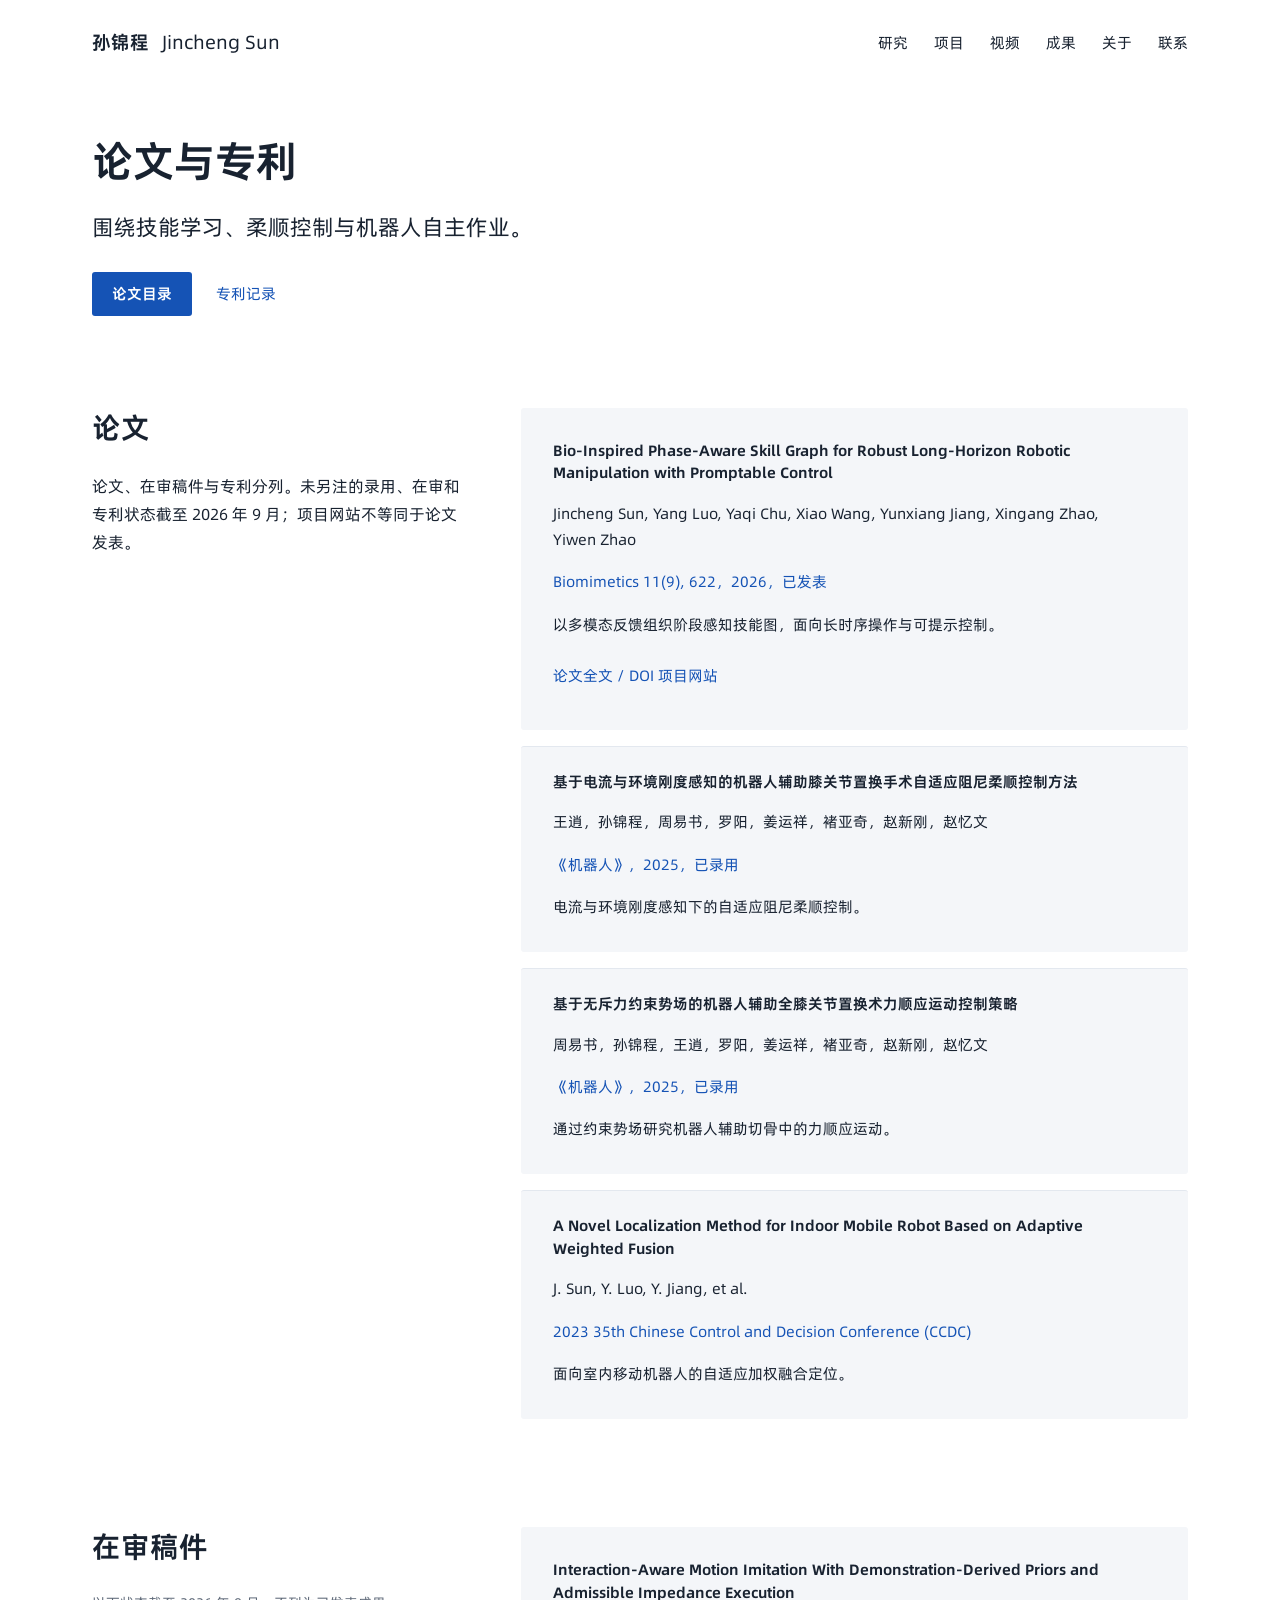
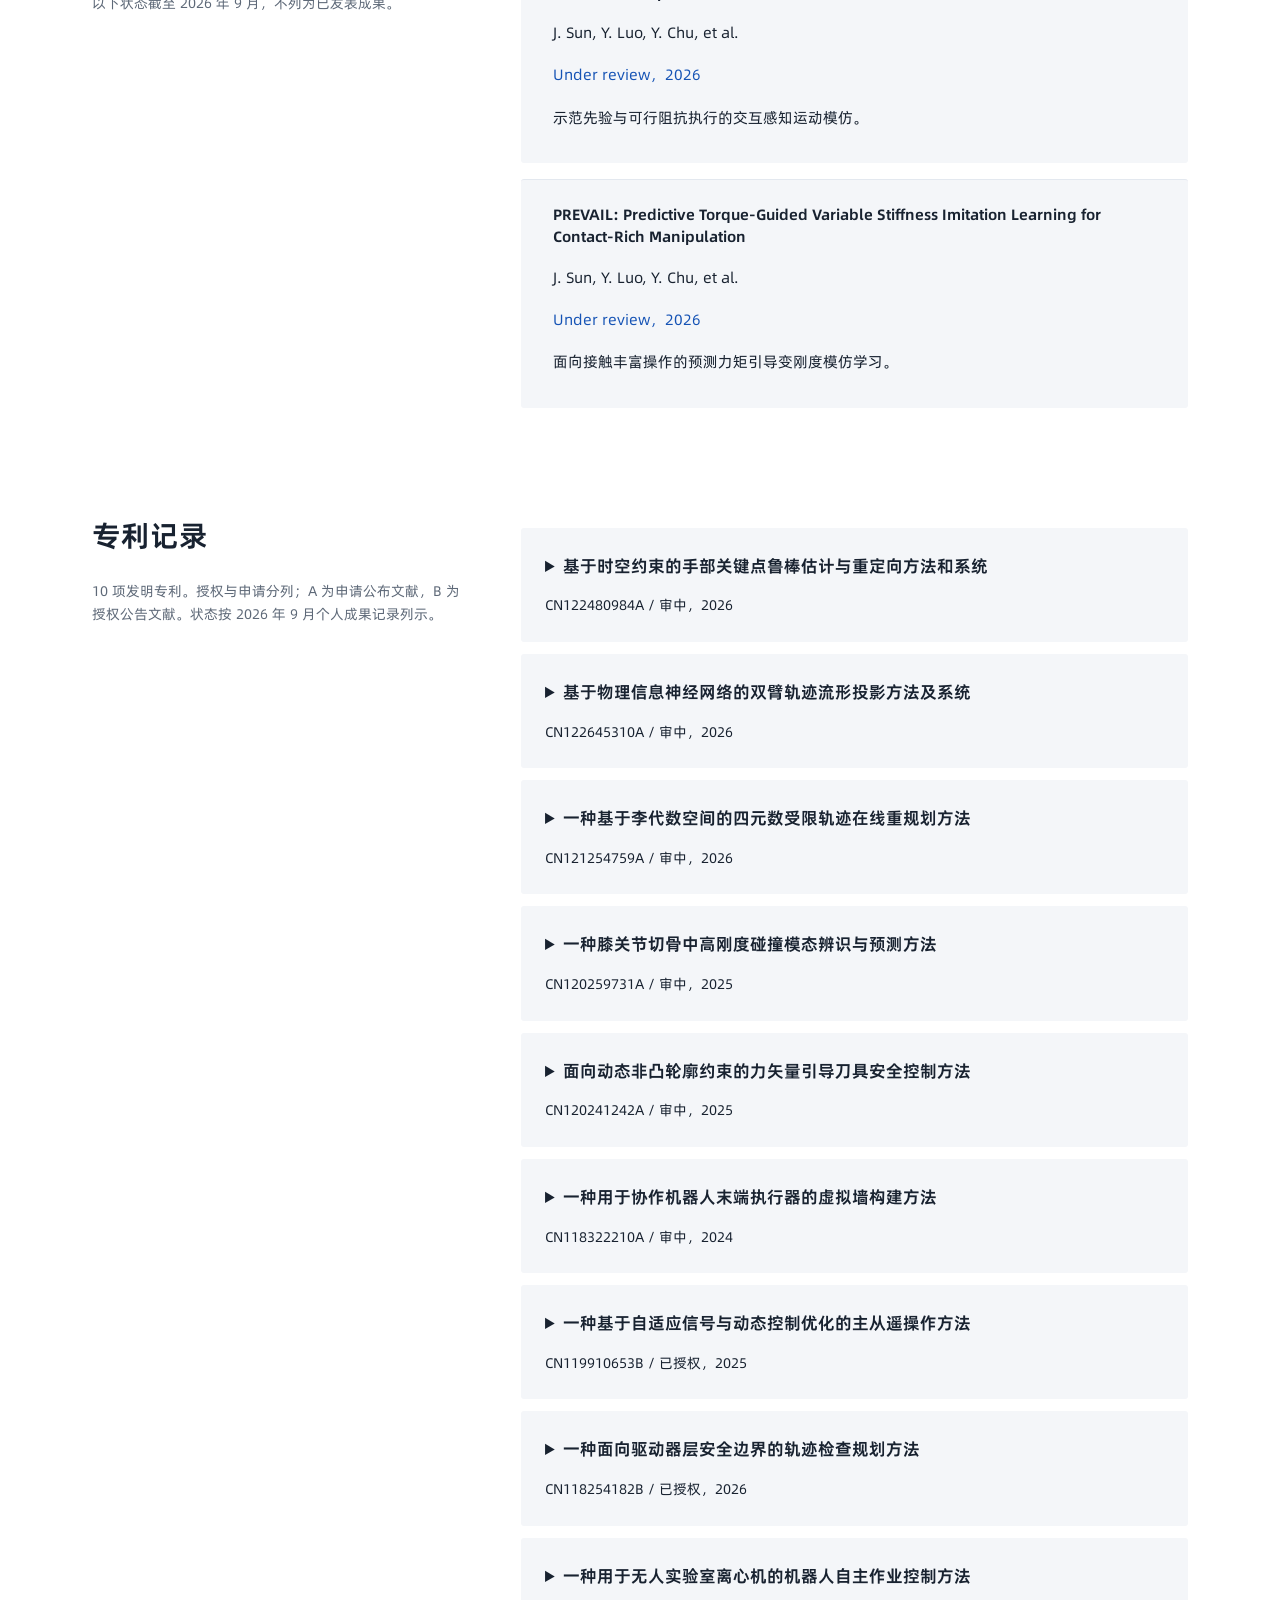
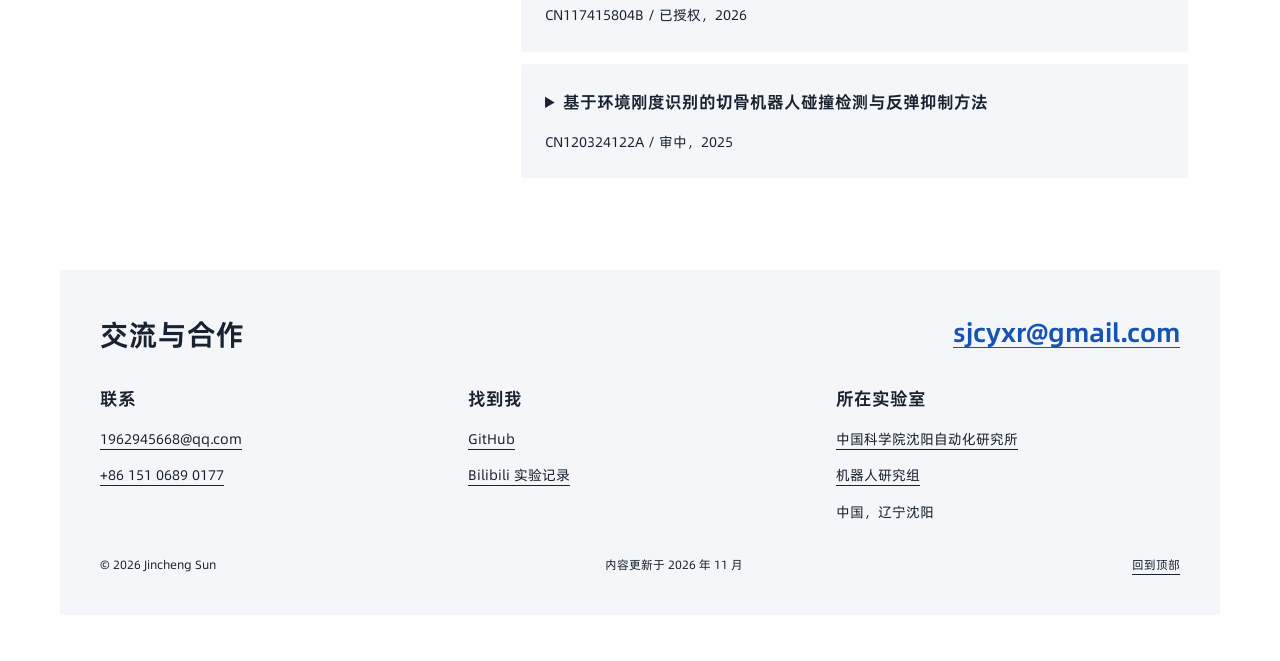
<file: publications.html>
<!DOCTYPE html>

<html lang="zh-CN"><head><meta charset="utf-8"/><meta content="width=device-width, initial-scale=1" name="viewport"/><title>论文与专利 | 孙锦程 Jincheng Sun</title><meta content="孙锦程的论文、在审稿件与专利目录，按成果类型和状态列示。" name="description"/><meta content="论文与专利 | 孙锦程" property="og:title"/><meta content="孙锦程的论文、在审稿件与专利目录，按成果类型和状态列示。" property="og:description"/><meta content="website" property="og:type"/><link href="https://www.jcsun.cc/publications.html" rel="canonical"/><link href="favicon.png" rel="icon"/><link href="style.css" rel="stylesheet"/><script defer="" src="script.js"></script><link href="academic.css" rel="stylesheet"/></head><body><a class="skip" href="#main">跳到主要内容</a><header class="site-header">
<nav aria-label="主导航" class="container navigation">
<a aria-label="Jincheng Sun 首页" class="wordmark" href="index.html">孙锦程 <span class="wordmark-suffix">Jincheng Sun</span></a>
<button aria-controls="mobile-menu" aria-expanded="false" id="mobile-menu-btn" type="button">菜单</button>
<div class="nav-links" id="mobile-menu"><a href="research.html">研究</a><a href="projects.html">项目</a><a href="videos.html">视频</a><a href="publications.html">成果</a><a href="index.html#about">关于</a><a href="index.html#contact">联系</a></div>
</nav>
</header><main id="main"><section class="section archive-intro"><div class="container"><h1>论文与专利</h1><p class="lead">围绕技能学习、柔顺控制与机器人自主作业。</p><div class="actions"><a class="button primary" href="#papers">论文目录</a><a class="text-link" href="#patents">专利记录</a></div></div></section><section class="section research-section" id="papers"><div class="container archive-layout"><div><h2>论文</h2><p class="archive-context">论文、在审稿件与专利分列。未另注的录用、在审和专利状态截至 2026 年 9 月；项目网站不等同于论文发表。</p></div><div class="bibliography"><article class="paper"><p class="paper-title">Bio-Inspired Phase-Aware Skill Graph for Robust Long-Horizon Robotic Manipulation with Promptable Control</p><p>Jincheng Sun, Yang Luo, Yaqi Chu, Xiao Wang, Yunxiang Jiang, Xingang Zhao, Yiwen Zhao</p><p class="publication-meta">Biomimetics 11(9), 622，2026，已发表</p><p>以多模态反馈组织阶段感知技能图，面向长时序操作与可提示控制。</p><a class="text-link" href="https://doi.org/10.3390/biomimetics11090622">论文全文 / DOI</a> <a class="text-link" href="https://cheng9911.github.io/PhaseAct-Website/">项目网站</a></article><article class="paper"><p class="paper-title">基于电流与环境刚度感知的机器人辅助膝关节置换手术自适应阻尼柔顺控制方法</p><p>王逍，孙锦程，周易书，罗阳，姜运祥，褚亚奇，赵新刚，赵忆文</p><p class="publication-meta">《机器人》，2025，已录用</p><p>电流与环境刚度感知下的自适应阻尼柔顺控制。</p></article><article class="paper"><p class="paper-title">基于无斥力约束势场的机器人辅助全膝关节置换术力顺应运动控制策略</p><p>周易书，孙锦程，王逍，罗阳，姜运祥，褚亚奇，赵新刚，赵忆文</p><p class="publication-meta">《机器人》，2025，已录用</p><p>通过约束势场研究机器人辅助切骨中的力顺应运动。</p></article><article class="paper"><p class="paper-title">A Novel Localization Method for Indoor Mobile Robot Based on Adaptive Weighted Fusion</p><p>J. Sun, Y. Luo, Y. Jiang, et al.</p><p class="publication-meta">2023 35th Chinese Control and Decision Conference (CCDC)</p><p>面向室内移动机器人的自适应加权融合定位。</p></article></div></div></section><section class="section" id="manuscripts"><div class="container archive-layout"><div><h2>在审稿件</h2><p class="note">以下状态截至 2026 年 9 月，不列为已发表成果。</p></div><div class="bibliography"><article class="paper"><p class="paper-title">Interaction-Aware Motion Imitation With Demonstration-Derived Priors and Admissible Impedance Execution</p><p>J. Sun, Y. Luo, Y. Chu, et al.</p><p class="publication-meta">Under review，2026</p><p>示范先验与可行阻抗执行的交互感知运动模仿。</p></article><article class="paper"><p class="paper-title">PREVAIL: Predictive Torque-Guided Variable Stiffness Imitation Learning for Contact-Rich Manipulation</p><p>J. Sun, Y. Luo, Y. Chu, et al.</p><p class="publication-meta">Under review，2026</p><p>面向接触丰富操作的预测力矩引导变刚度模仿学习。</p></article></div></div></section><section class="section publications-section" id="patents"><div class="container archive-layout"><div><h2>专利记录</h2><p class="note">10 项发明专利。授权与申请分列；A 为申请公布文献，B 为授权公告文献。状态按 2026 年 9 月个人成果记录列示。</p></div><div><details class="patent"><summary><span>基于时空约束的手部关键点鲁棒估计与重定向方法和系统</span><span class="patent-meta">CN122480984A / 审中，2026</span></summary><div class="patent-body"><p>发明人：赵忆文，孙锦程，罗阳，等</p></div></details><details class="patent"><summary><span>基于物理信息神经网络的双臂轨迹流形投影方法及系统</span><span class="patent-meta">CN122645310A / 审中，2026</span></summary><div class="patent-body"><p>发明人：赵忆文，孙锦程，罗阳，等</p></div></details><details class="patent"><summary><span>一种基于李代数空间的四元数受限轨迹在线重规划方法</span><span class="patent-meta">CN121254759A / 审中，2026</span></summary><div class="patent-body"><p>发明人：赵忆文，孙锦程，罗阳，等</p><p lang="en">Online Quaternion-Constrained Trajectory Re-Planning in Lie Algebra Space</p><p>Inventors: Zhao Yiwen, Sun Jincheng, Luo Yang, Wang Xiao, Jiang Yunxiang, Zhao Xingang, Song Zhiyuan</p><p>申请号（原记录）：CN2025112876147</p></div></details><details class="patent"><summary><span>一种膝关节切骨中高刚度碰撞模态辨识与预测方法</span><span class="patent-meta">CN120259731A / 审中，2025</span></summary><div class="patent-body"><p>发明人：赵忆文，孙锦程，罗阳，等</p><p lang="en">A High-Stiffness Collision Mode Identification and Prediction Method for Knee Osteotomy</p><p>Inventors: Zhao Yiwen, Sun Jincheng, Luo Yang, Wang Xiao, Jiang Yunxiang, Zhao Xingang, Zhou Yishu</p><p>申请号（原记录）：CN202510287669.1</p></div></details><details class="patent"><summary><span>面向动态非凸轮廓约束的力矢量引导刀具安全控制方法</span><span class="patent-meta">CN120241242A / 审中，2025</span></summary><div class="patent-body"><p>发明人：赵忆文，孙锦程，罗阳，等</p><p lang="en">Force-Vector-Guided Safe Tool Control Method for Dynamic Non-Convex Contour Constraints</p><p>Inventors: Zhao Yiwen, Sun Jincheng, Luo Yang, Wang Xiao, Jiang Yunxiang, Zhao Xingang, Zhou Yishu</p><p>申请号（原记录）：CN202510287663.4</p></div></details><details class="patent"><summary><span>一种用于协作机器人末端执行器的虚拟墙构建方法</span><span class="patent-meta">CN118322210A / 审中，2024</span></summary><div class="patent-body"><p>发明人：赵忆文，孙锦程，罗阳，等</p><p lang="en">A virtual wall construction method for collaborative robot end-effectors</p><p>Inventors: Zhao Yiwen, Sun Jincheng, Luo Yang, Jiang Yunxiang, Jiang Chao, Wang Xiao, Zhao Xingang, Zhou Yishu, Xue Pengwang</p><p>申请号（原记录）：CN202410606236.3</p></div></details><details class="patent"><summary><span>一种基于自适应信号与动态控制优化的主从遥操作方法</span><span class="patent-meta">CN119910653B / 已授权，2025</span></summary><div class="patent-body"><p>发明人：叶丹，孙锦程</p><p lang="en">A master-slave teleoperation method based on adaptive signals and dynamic control optimization</p><p>Inventors: Ye Dan, Sun Jincheng</p><p>申请号（原记录）：CN202510212320.1</p><a class="text-link" href="https://patents.google.com/patent/CN119910653B/zh">公开专利文献</a></div></details><details class="patent"><summary><span>一种面向驱动器层安全边界的轨迹检查规划方法</span><span class="patent-meta">CN118254182B / 已授权，2026</span></summary><div class="patent-body"><p>发明人：赵忆文，孙锦程，罗阳，等</p><p lang="en">A trajectory inspection planning method for driver-level safety boundaries</p><p>Inventors: Zhao Yiwen, Sun Jincheng, Luo Yang, Jiang Yunxiang, Jiang Chao, Wang Xiao, Zhao Xingang, Ke Fengshi, Hu Mengjian</p><p>申请号（原记录）：CN202410495451.0</p></div></details><details class="patent"><summary><span>一种用于无人实验室离心机的机器人自主作业控制方法</span><span class="patent-meta">CN117415804B / 已授权，2026</span></summary><div class="patent-body"><p>发明人：赵忆文，孙锦程，魏仁松，等</p><p lang="en">A robot autonomous operation control method for unmanned laboratory centrifuges</p><p>Inventors: Zhao Yiwen, Sun Jincheng, Wei Rensong, Luo Yang, Jiang Yunxiang, Zhang Yuanlin, Gao Ziqi, Jiang Chao, Zhao Xingang</p><p>申请号（原记录）：CN202210811113.4</p><a class="text-link" href="https://patents.google.com/patent/CN117415804B/zh">公开专利文献</a></div></details><details class="patent"><summary><span>基于环境刚度识别的切骨机器人碰撞检测与反弹抑制方法</span><span class="patent-meta">CN120324122A / 审中，2025</span></summary><div class="patent-body"><p>发明人：赵忆文，王道，罗阳，孙锦程，等</p></div></details></div></div></section></main><footer class="section contact-section" id="contact"><div class="container"><div class="contact-top"><h2>交流与合作</h2><a class="contact-email" href="mailto:sjcyxr@gmail.com">sjcyxr@gmail.com</a></div><div class="contact-columns"><div><h3>联系</h3><a href="mailto:1962945668@qq.com">1962945668@qq.com</a><a href="tel:+8615106890177">+86 151 0689 0177</a></div><div><h3>找到我</h3><a href="https://github.com/cheng9911">GitHub</a><a href="https://space.bilibili.com/623528115">Bilibili 实验记录</a></div><div><h3>所在实验室</h3><a href="https://sia.cas.cn/gkjj/dlwz/">中国科学院沈阳自动化研究所</a><a href="http://rocos-sia.cn/">机器人研究组</a><span>中国，辽宁沈阳</span></div></div><div class="colophon"><span>© 2026 Jincheng Sun</span><span>内容更新于 2026 年 11 月</span><a href="#main">回到顶部</a></div></div></footer></body></html>
</file>
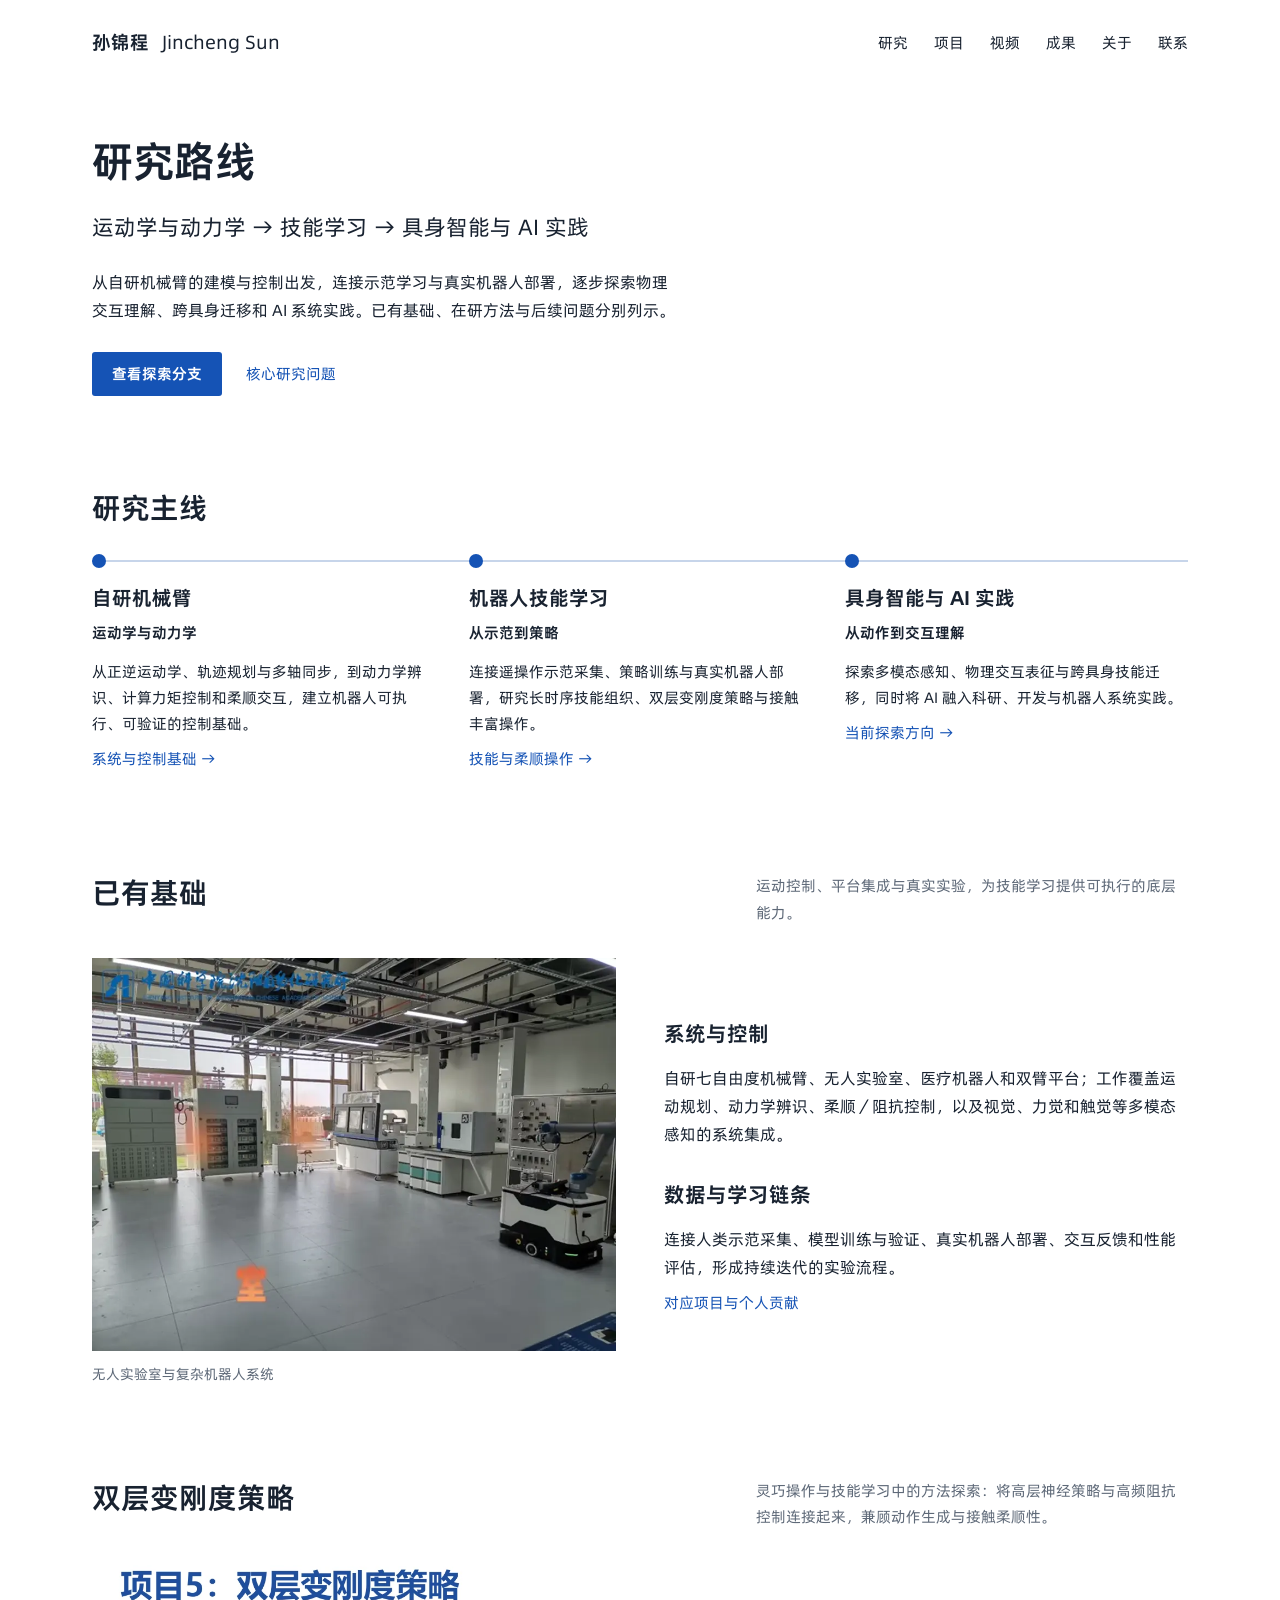
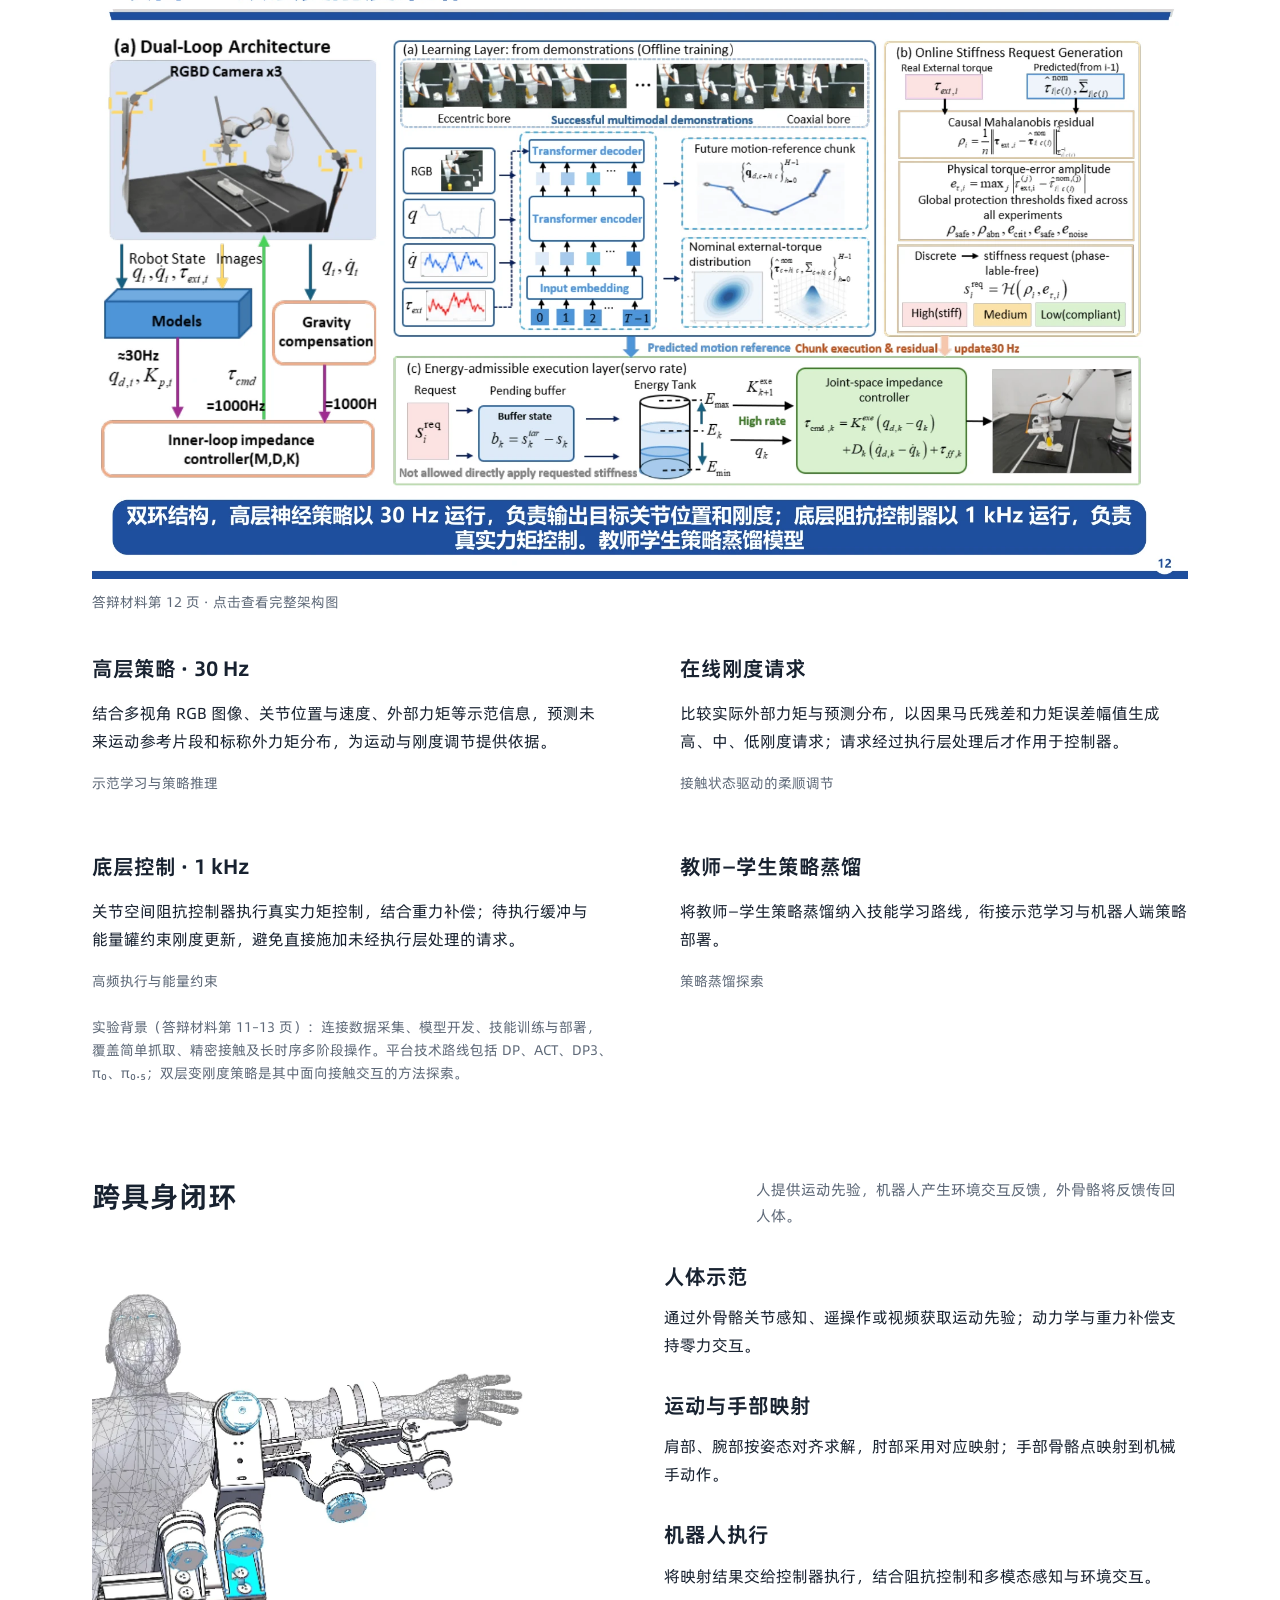
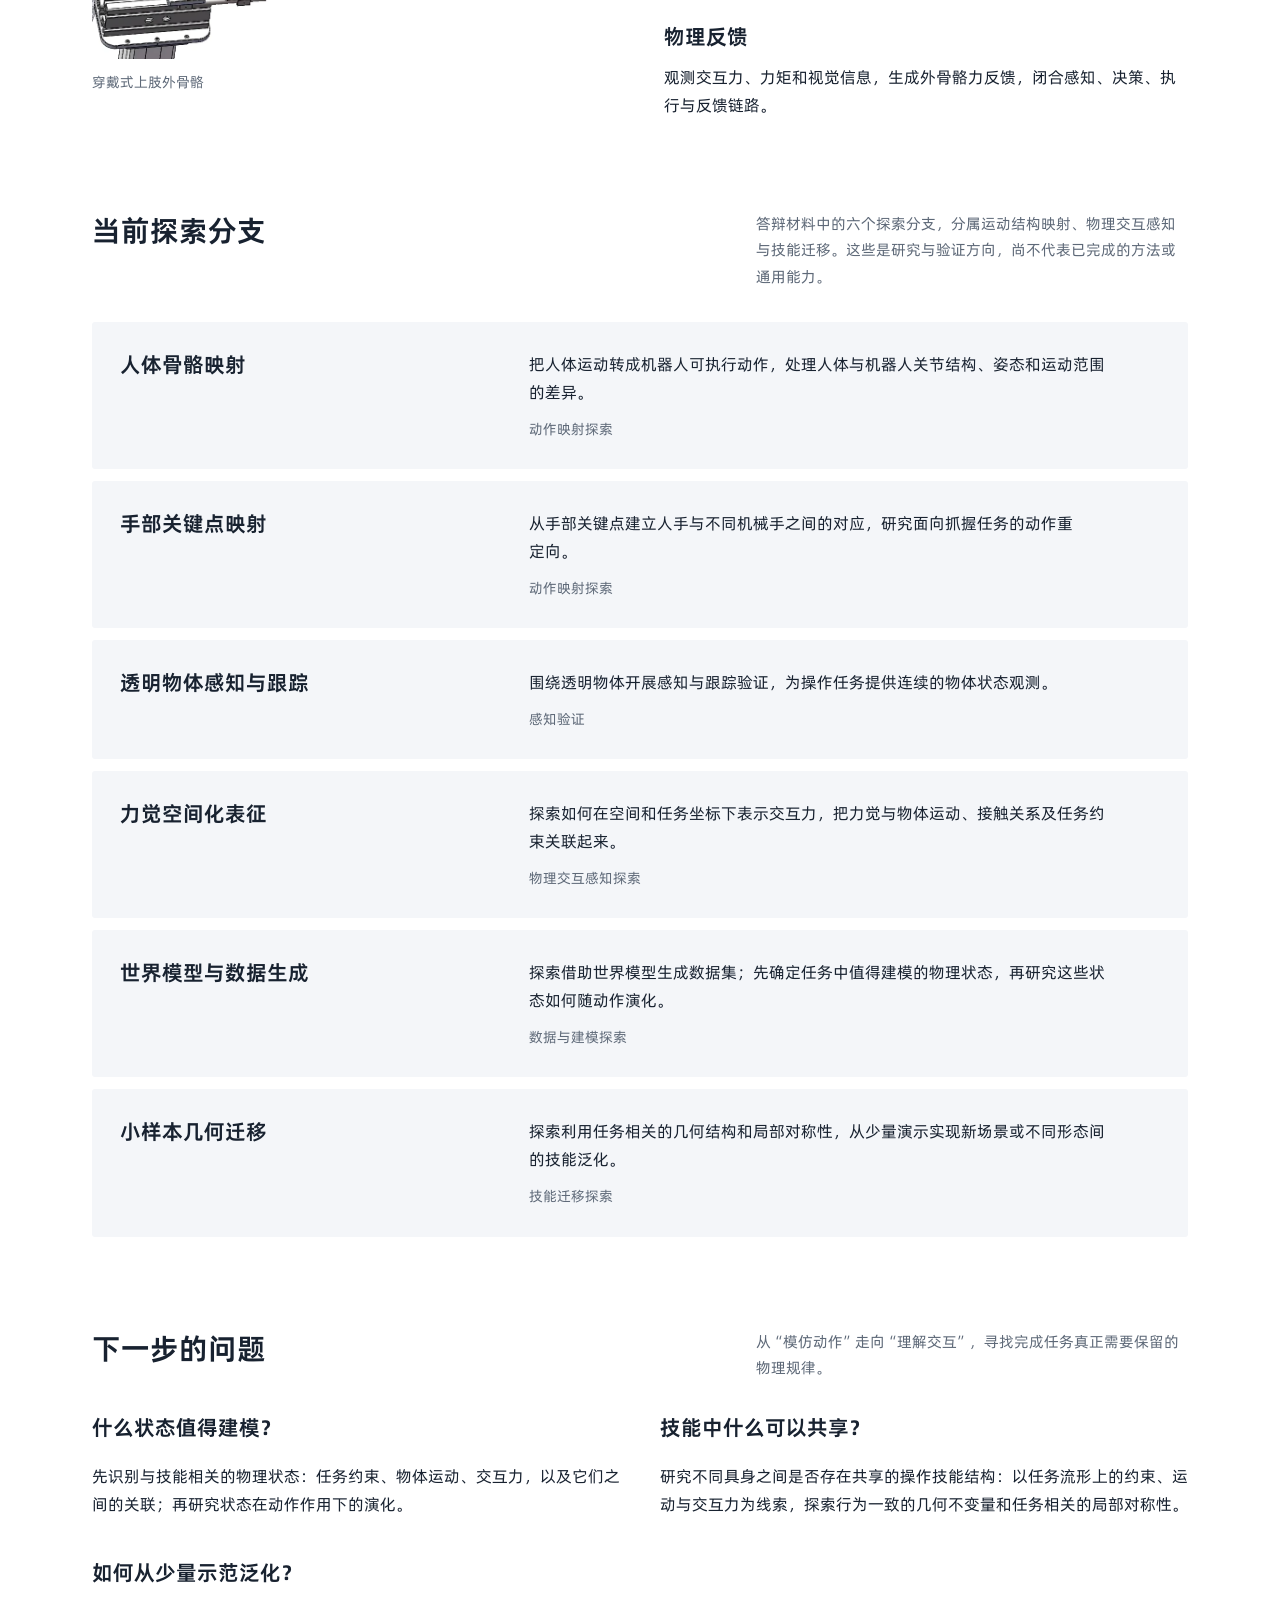
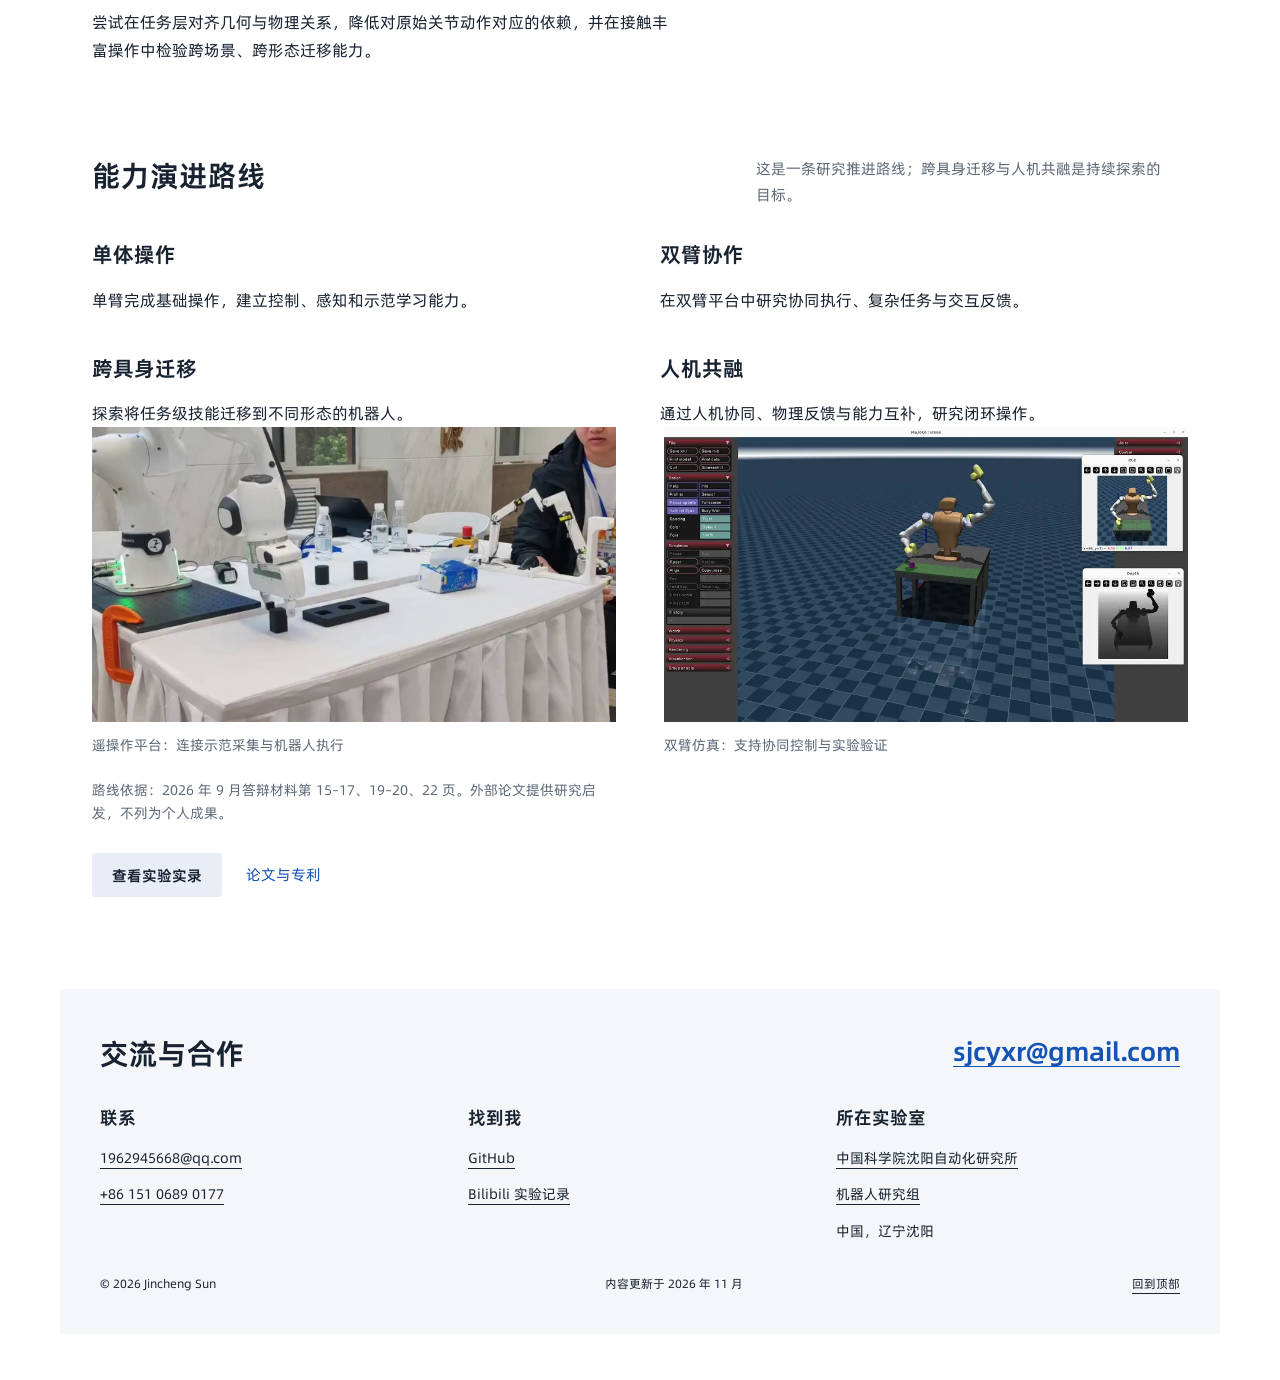
<file: research.html>
<!DOCTYPE html>

<html lang="zh-CN"><head><meta charset="utf-8"/><meta content="width=device-width, initial-scale=1" name="viewport"/><title>研究路线 | 孙锦程 Jincheng Sun</title><meta content="从系统与控制到物理交互技能学习、跨具身迁移：孙锦程的研究基础、探索分支与后续问题。" name="description"/><meta content="研究路线 | 孙锦程" property="og:title"/><meta content="系统与控制、技能学习、物理交互与跨具身迁移。" property="og:description"/><meta content="website" property="og:type"/><link href="https://www.jcsun.cc/research.html" rel="canonical"/><link href="favicon.png" rel="icon"/><link href="style.css" rel="stylesheet"/><script defer="" src="script.js"></script><link href="academic.css" rel="stylesheet"/></head><body><a class="skip" href="#main">跳到主要内容</a><header class="site-header">
<nav aria-label="主导航" class="container navigation">
<a aria-label="Jincheng Sun 首页" class="wordmark" href="index.html">孙锦程 <span class="wordmark-suffix">Jincheng Sun</span></a>
<button aria-controls="mobile-menu" aria-expanded="false" id="mobile-menu-btn" type="button">菜单</button>
<div class="nav-links" id="mobile-menu"><a href="research.html">研究</a><a href="projects.html">项目</a><a href="videos.html">视频</a><a href="publications.html">成果</a><a href="index.html#about">关于</a><a href="index.html#contact">联系</a></div>
</nav>
</header><main id="main"><section class="section archive-intro"><div class="container"><h1>研究路线</h1><p class="lead">运动学与动力学 → 技能学习 → 具身智能与 AI 实践</p><p class="archive-context">从自研机械臂的建模与控制出发，连接示范学习与真实机器人部署，逐步探索物理交互理解、跨具身迁移和 AI 系统实践。已有基础、在研方法与后续问题分别列示。</p><div class="actions"><a class="button primary" href="#exploration">查看探索分支</a><a class="text-link" href="#questions">核心研究问题</a></div></div></section><section class="section"><div class="container"><h2>研究主线</h2><div class="research-timeline"><article><span aria-hidden="true" class="timeline-dot"></span><h3>自研机械臂</h3><p class="route-focus">运动学与动力学</p><p>从正逆运动学、轨迹规划与多轴同步，到动力学辨识、计算力矩控制和柔顺交互，建立机器人可执行、可验证的控制基础。</p><a class="text-link" href="research.html#foundation">系统与控制基础 →</a></article><article><span aria-hidden="true" class="timeline-dot"></span><h3>机器人技能学习</h3><p class="route-focus">从示范到策略</p><p>连接遥操作示范采集、策略训练与真实机器人部署，研究长时序技能组织、双层变刚度策略与接触丰富操作。</p><a class="text-link" href="research.html#variable-stiffness">技能与柔顺操作 →</a></article><article><span aria-hidden="true" class="timeline-dot"></span><h3>具身智能与 AI 实践</h3><p class="route-focus">从动作到交互理解</p><p>探索多模态感知、物理交互表征与跨具身技能迁移，同时将 AI 融入科研、开发与机器人系统实践。</p><a class="text-link" href="research.html#exploration">当前探索方向 →</a></article></div></div></section>
<section class="section" id="foundation"><div class="container"><div class="section-heading"><h2>已有基础</h2><p>运动控制、平台集成与真实实验，为技能学习提供可执行的底层能力。</p></div><div class="research-foundation"><figure><img alt="无人实验室移动机器人操作现场" height="540" loading="lazy" src="assets/img/research/chemist.webp" width="960"/><figcaption>无人实验室与复杂机器人系统</figcaption></figure><div><h3>系统与控制</h3><p>自研七自由度机械臂、无人实验室、医疗机器人和双臂平台；工作覆盖运动规划、动力学辨识、柔顺／阻抗控制，以及视觉、力觉和触觉等多模态感知的系统集成。</p><h3>数据与学习链条</h3><p>连接人类示范采集、模型训练与验证、真实机器人部署、交互反馈和性能评估，形成持续迭代的实验流程。</p><a class="text-link" href="projects.html">对应项目与个人贡献</a></div></div></div></section>
<section class="section" id="variable-stiffness"><div class="container"><div class="section-heading"><h2>双层变刚度策略</h2><p>灵巧操作与技能学习中的方法探索：将高层神经策略与高频阻抗控制连接起来，兼顾动作生成与接触柔顺性。</p></div><figure><a href="assets/img/research/variable-stiffness.webp" rel="noopener" target="_blank"><img alt="双层变刚度策略架构：示范学习、在线刚度请求与能量约束执行" height="1080" loading="lazy" src="assets/img/research/variable-stiffness.webp" width="1920"/></a><figcaption>答辩材料第 12 页 · 点击查看完整架构图</figcaption></figure><div class="research-rows"><article><h3>高层策略 · 30 Hz</h3><p>结合多视角 RGB 图像、关节位置与速度、外部力矩等示范信息，预测未来运动参考片段和标称外力矩分布，为运动与刚度调节提供依据。</p><span>示范学习与策略推理</span></article><article><h3>在线刚度请求</h3><p>比较实际外部力矩与预测分布，以因果马氏残差和力矩误差幅值生成高、中、低刚度请求；请求经过执行层处理后才作用于控制器。</p><span>接触状态驱动的柔顺调节</span></article><article><h3>底层控制 · 1 kHz</h3><p>关节空间阻抗控制器执行真实力矩控制，结合重力补偿；待执行缓冲与能量罐约束刚度更新，避免直接施加未经执行层处理的请求。</p><span>高频执行与能量约束</span></article><article><h3>教师—学生策略蒸馏</h3><p>将教师—学生策略蒸馏纳入技能学习路线，衔接示范学习与机器人端策略部署。</p><span>策略蒸馏探索</span></article></div><p class="note research-note">实验背景（答辩材料第 11–13 页）：连接数据采集、模型开发、技能训练与部署，覆盖简单抓取、精密接触及长时序多阶段操作。平台技术路线包括 DP、ACT、DP3、π₀、π₀.₅；双层变刚度策略是其中面向接触交互的方法探索。</p></div></section><section class="section research-section" id="closed-loop"><div class="container"><div class="section-heading"><h2>跨具身闭环</h2><p>人提供运动先验，机器人产生环境交互反馈，外骨骼将反馈传回人体。</p></div><div class="loop-layout"><figure><img alt="用于上肢运动采集与力反馈的穿戴式外骨骼设计" height="795" loading="lazy" src="assets/img/research/exoskeleton.webp" width="987"/><figcaption>穿戴式上肢外骨骼</figcaption></figure><div class="loop-steps"><article><h3>人体示范</h3><p>通过外骨骼关节感知、遥操作或视频获取运动先验；动力学与重力补偿支持零力交互。</p></article><article><h3>运动与手部映射</h3><p>肩部、腕部按姿态对齐求解，肘部采用对应映射；手部骨骼点映射到机械手动作。</p></article><article><h3>机器人执行</h3><p>将映射结果交给控制器执行，结合阻抗控制和多模态感知与环境交互。</p></article><article><h3>物理反馈</h3><p>观测交互力、力矩和视觉信息，生成外骨骼力反馈，闭合感知、决策、执行与反馈链路。</p></article></div></div></div></section>
<section class="section" id="exploration"><div class="container"><div class="section-heading"><h2>当前探索分支</h2><p>答辩材料中的六个探索分支，分属运动结构映射、物理交互感知与技能迁移。这些是研究与验证方向，尚不代表已完成的方法或通用能力。</p></div><div class="exploration-list"><article><h3>人体骨骼映射</h3><div><p>把人体运动转成机器人可执行动作，处理人体与机器人关节结构、姿态和运动范围的差异。</p><p class="note">动作映射探索</p></div></article><article><h3>手部关键点映射</h3><div><p>从手部关键点建立人手与不同机械手之间的对应，研究面向抓握任务的动作重定向。</p><p class="note">动作映射探索</p></div></article><article><h3>透明物体感知与跟踪</h3><div><p>围绕透明物体开展感知与跟踪验证，为操作任务提供连续的物体状态观测。</p><p class="note">感知验证</p></div></article><article><h3>力觉空间化表征</h3><div><p>探索如何在空间和任务坐标下表示交互力，把力觉与物体运动、接触关系及任务约束关联起来。</p><p class="note">物理交互感知探索</p></div></article><article><h3>世界模型与数据生成</h3><div><p>探索借助世界模型生成数据集；先确定任务中值得建模的物理状态，再研究这些状态如何随动作演化。</p><p class="note">数据与建模探索</p></div></article><article><h3>小样本几何迁移</h3><div><p>探索利用任务相关的几何结构和局部对称性，从少量演示实现新场景或不同形态间的技能泛化。</p><p class="note">技能迁移探索</p></div></article></div></div></section>
<section class="section research-section" id="questions"><div class="container"><div class="section-heading"><h2>下一步的问题</h2><p>从“模仿动作”走向“理解交互”，寻找完成任务真正需要保留的物理规律。</p></div><div class="question-layout"><article><h3>什么状态值得建模？</h3><p>先识别与技能相关的物理状态：任务约束、物体运动、交互力，以及它们之间的关联；再研究状态在动作作用下的演化。</p></article><article><h3>技能中什么可以共享？</h3><p>研究不同具身之间是否存在共享的操作技能结构：以任务流形上的约束、运动与交互力为线索，探索行为一致的几何不变量和任务相关的局部对称性。</p></article><article><h3>如何从少量示范泛化？</h3><p>尝试在任务层对齐几何与物理关系，降低对原始关节动作对应的依赖，并在接触丰富操作中检验跨场景、跨形态迁移能力。</p></article></div></div></section>
<section class="section" id="trajectory"><div class="container"><div class="section-heading"><h2>能力演进路线</h2><p>这是一条研究推进路线；跨具身迁移与人机共融是持续探索的目标。</p></div><div class="trajectory-list"><article><h3>单体操作</h3><p>单臂完成基础操作，建立控制、感知和示范学习能力。</p></article><article><h3>双臂协作</h3><p>在双臂平台中研究协同执行、复杂任务与交互反馈。</p></article><article><h3>跨具身迁移</h3><p>探索将任务级技能迁移到不同形态的机器人。</p></article><article><h3>人机共融</h3><p>通过人机协同、物理反馈与能力互补，研究闭环操作。</p></article></div><div class="research-foundation"><figure><img alt="遥操作实验平台" loading="lazy" src="assets/img/research/teleoperation.webp"/><figcaption>遥操作平台：连接示范采集与机器人执行</figcaption></figure><figure><img alt="双臂机器人仿真实验" loading="lazy" src="assets/img/research/dual-sim.webp"/><figcaption>双臂仿真：支持协同控制与实验验证</figcaption></figure></div><p class="note research-note">路线依据：2026 年 9 月答辩材料第 15–17、19–20、22 页。外部论文提供研究启发，不列为个人成果。</p><div class="actions"><a class="button" href="videos.html">查看实验实录</a><a class="text-link" href="publications.html">论文与专利</a></div></div></section></main><footer class="section contact-section" id="contact"><div class="container"><div class="contact-top"><h2>交流与合作</h2><a class="contact-email" href="mailto:sjcyxr@gmail.com">sjcyxr@gmail.com</a></div><div class="contact-columns"><div><h3>联系</h3><a href="mailto:1962945668@qq.com">1962945668@qq.com</a><a href="tel:+8615106890177">+86 151 0689 0177</a></div><div><h3>找到我</h3><a href="https://github.com/cheng9911">GitHub</a><a href="https://space.bilibili.com/623528115">Bilibili 实验记录</a></div><div><h3>所在实验室</h3><a href="https://sia.cas.cn/gkjj/dlwz/">中国科学院沈阳自动化研究所</a><a href="http://rocos-sia.cn/">机器人研究组</a><span>中国，辽宁沈阳</span></div></div><div class="colophon"><span>© 2026 Jincheng Sun</span><span>内容更新于 2026 年 11 月</span><a href="#main">回到顶部</a></div></div></footer></body></html>
</file>
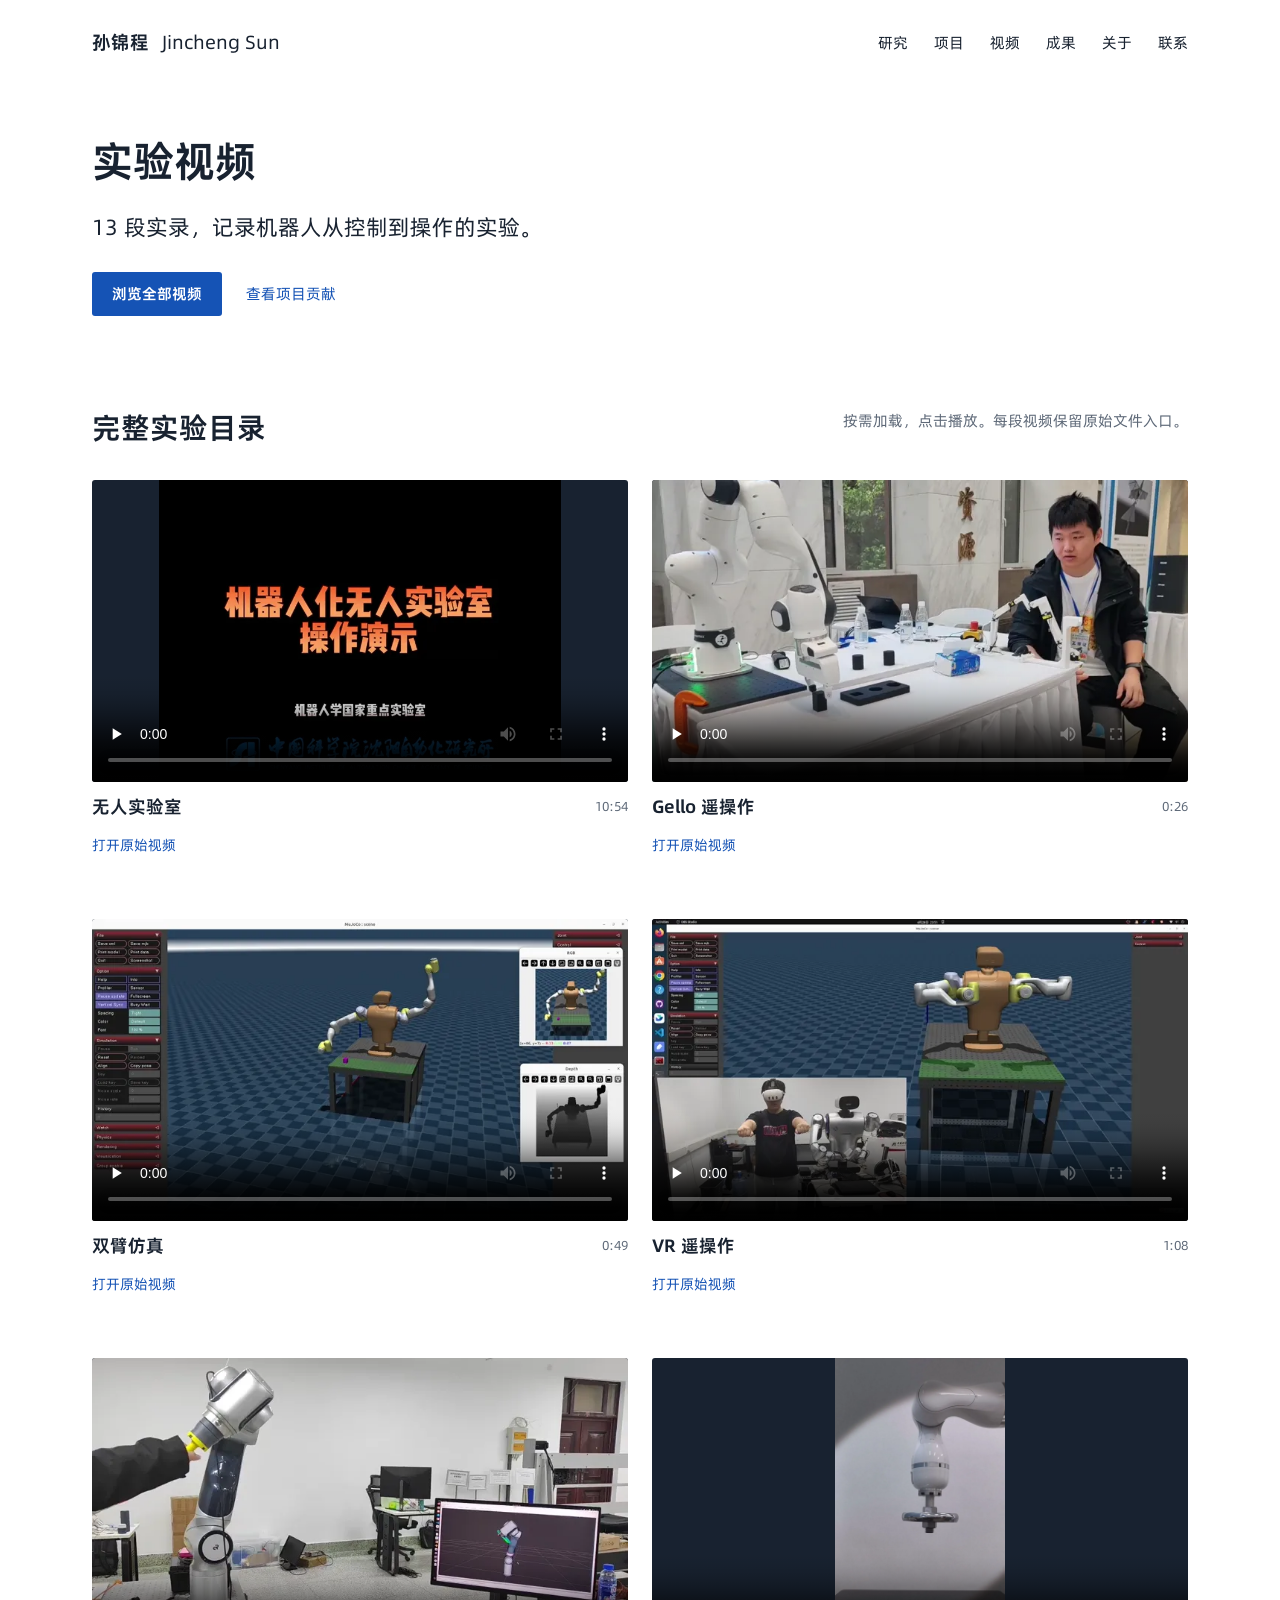
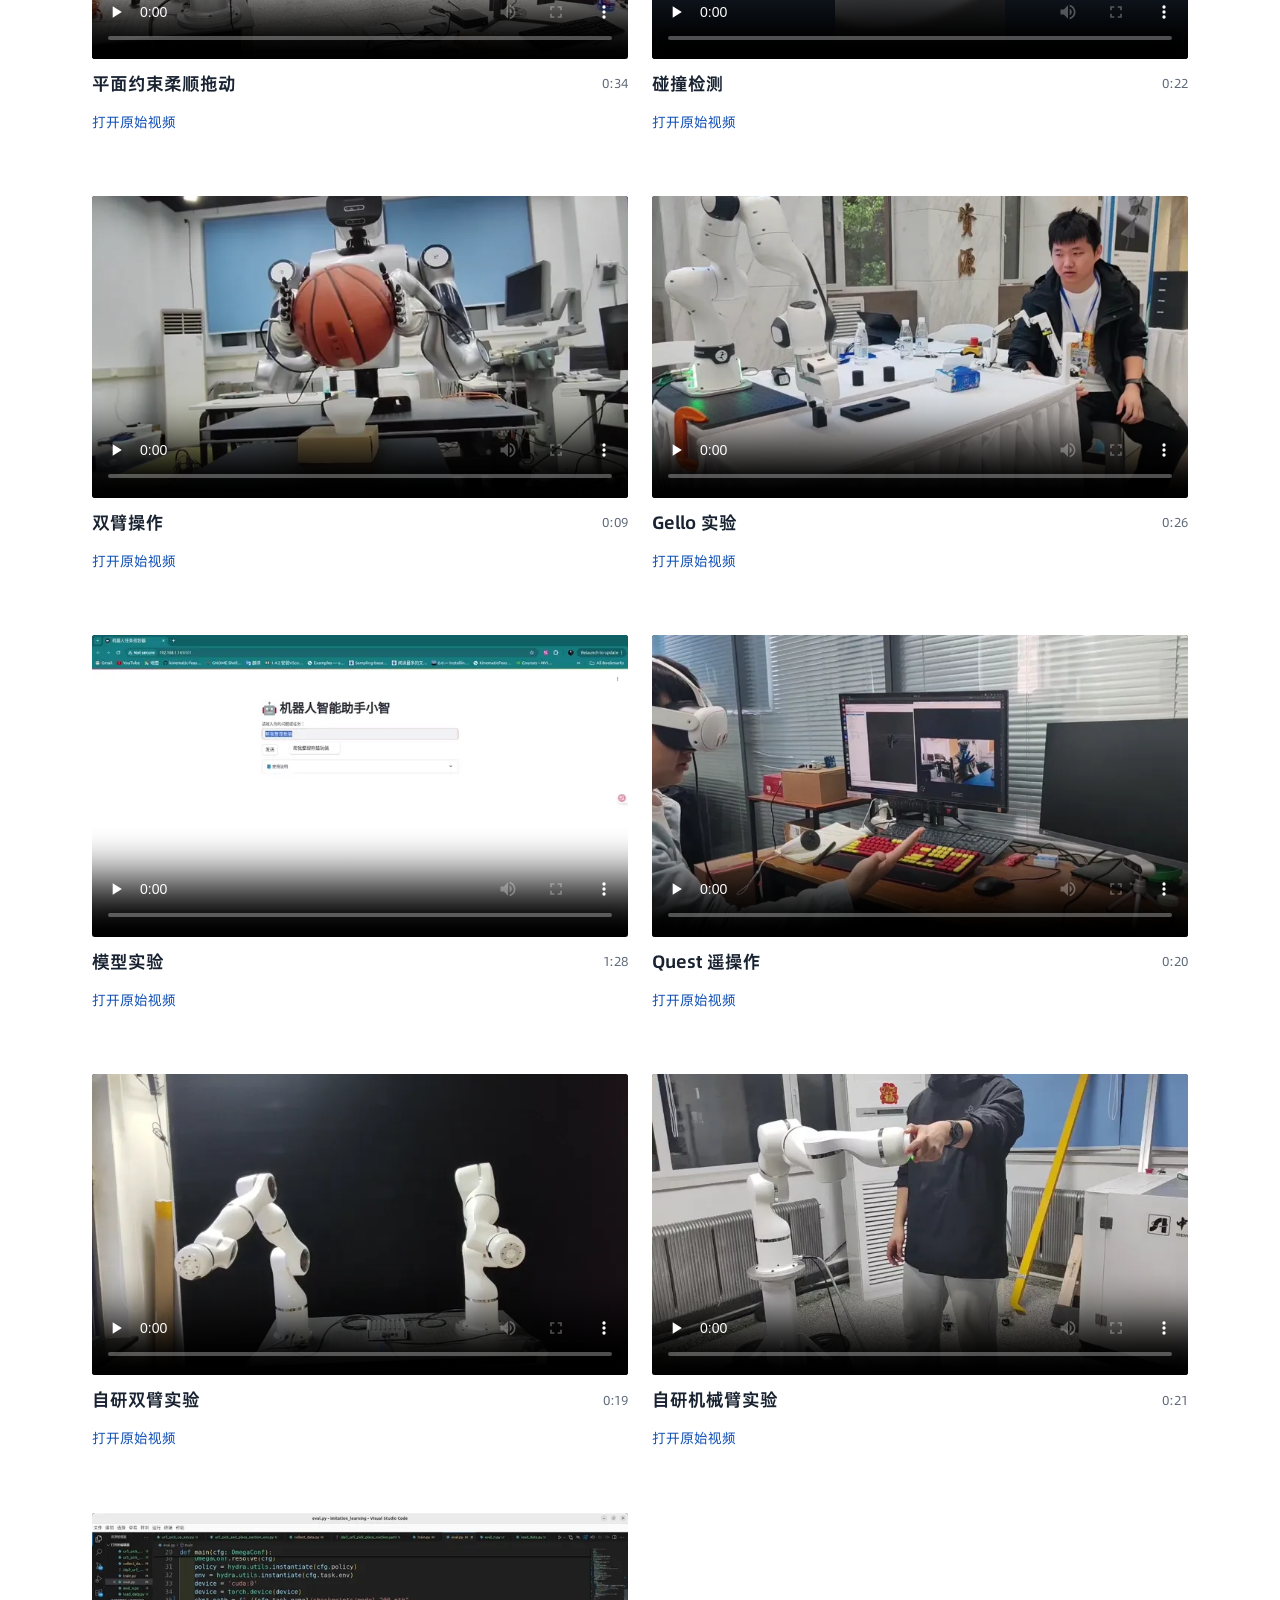
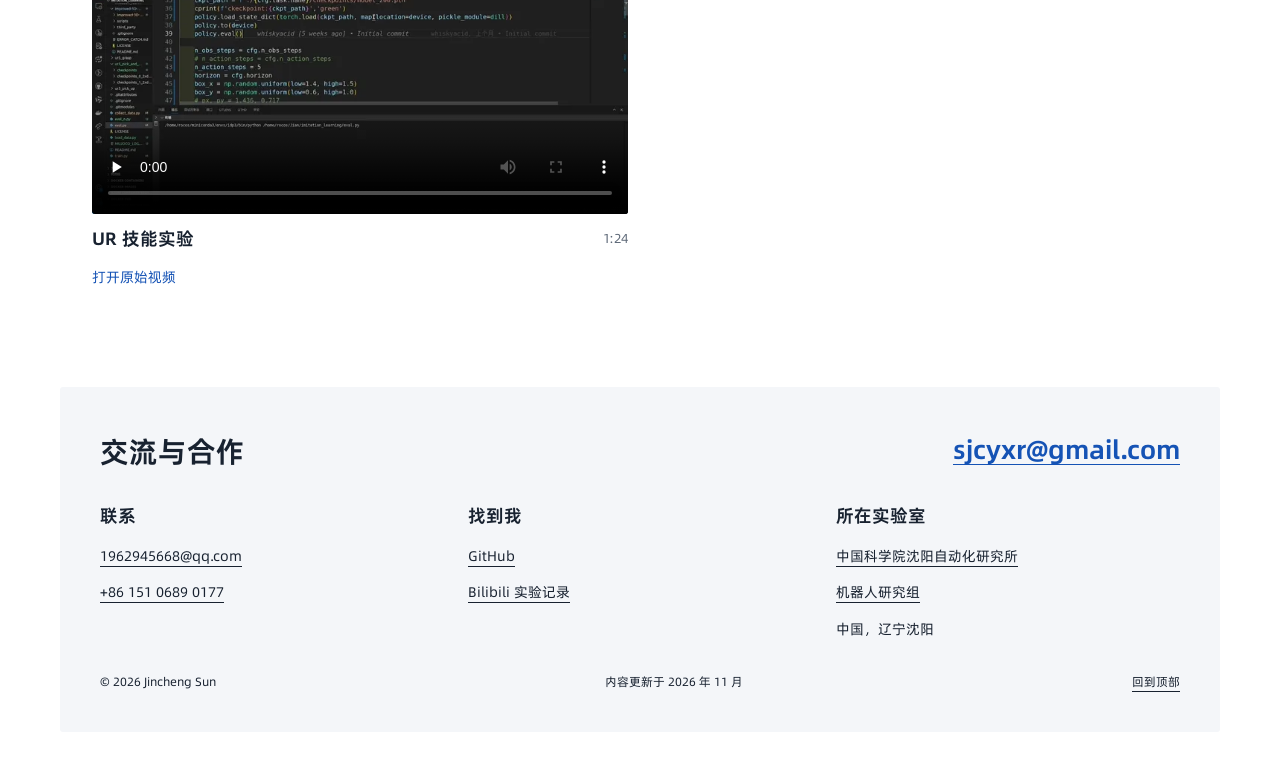
<file: videos.html>
<!DOCTYPE html>

<html lang="zh-CN"><head><meta charset="utf-8"/><meta content="width=device-width, initial-scale=1" name="viewport"/><title>实验视频 | 孙锦程 Jincheng Sun</title><meta content="13 段机器人实验视频：遥操作、双臂、柔顺控制与自主操作。" name="description"/><meta content="实验视频 | 孙锦程" property="og:title"/><meta content="机器人实验的完整视频目录。" property="og:description"/><meta content="website" property="og:type"/><link href="https://www.jcsun.cc/videos.html" rel="canonical"/><link href="favicon.png" rel="icon"/><link href="style.css" rel="stylesheet"/><script defer="" src="script.js"></script><link href="academic.css" rel="stylesheet"/></head><body><a class="skip" href="#main">跳到主要内容</a><header class="site-header">
<nav aria-label="主导航" class="container navigation">
<a aria-label="Jincheng Sun 首页" class="wordmark" href="index.html">孙锦程 <span class="wordmark-suffix">Jincheng Sun</span></a>
<button aria-controls="mobile-menu" aria-expanded="false" id="mobile-menu-btn" type="button">菜单</button>
<div class="nav-links" id="mobile-menu"><a href="research.html">研究</a><a href="projects.html">项目</a><a href="videos.html">视频</a><a href="publications.html">成果</a><a href="index.html#about">关于</a><a href="index.html#contact">联系</a></div>
</nav>
</header><main id="main"><section class="section archive-intro"><div class="container"><h1>实验视频</h1><p class="lead">13 段实录，记录机器人从控制到操作的实验。</p><div class="actions"><a class="button primary" href="#video-library">浏览全部视频</a><a class="text-link" href="projects.html">查看项目贡献</a></div></div></section><section class="section" id="video-library"><div class="container"><div class="section-heading"><h2>完整实验目录</h2><p>按需加载，点击播放。每段视频保留原始文件入口。</p></div><div class="video-library"><article class="video-entry"><video aria-label="无人实验室" controls="" height="405" playsinline="" poster="assets/img/experiments/chemist.webp" preload="none" width="720"><source src="assets/videos/chemist.mp4" type="video/mp4"/><a href="assets/videos/chemist.mp4">直接打开视频</a></video><div class="video-meta"><h3>无人实验室</h3><span>10:54</span></div><a class="text-link" href="assets/videos/chemist.mp4">打开原始视频</a></article><article class="video-entry"><video aria-label="Gello 遥操作" controls="" height="405" playsinline="" poster="assets/img/experiments/te_franka.webp" preload="none" width="720"><source src="assets/videos/te_franka.mp4" type="video/mp4"/><a href="assets/videos/te_franka.mp4">直接打开视频</a></video><div class="video-meta"><h3>Gello 遥操作</h3><span>0:26</span></div><a class="text-link" href="assets/videos/te_franka.mp4">打开原始视频</a></article><article class="video-entry"><video aria-label="双臂仿真" controls="" height="405" playsinline="" poster="assets/img/experiments/dual_sim.webp" preload="none" width="720"><source src="assets/videos/dual_sim.mp4" type="video/mp4"/><a href="assets/videos/dual_sim.mp4">直接打开视频</a></video><div class="video-meta"><h3>双臂仿真</h3><span>0:49</span></div><a class="text-link" href="assets/videos/dual_sim.mp4">打开原始视频</a></article><article class="video-entry"><video aria-label="VR 遥操作" controls="" height="405" playsinline="" poster="assets/img/experiments/VRTeleoperation.webp" preload="none" width="720"><source src="assets/videos/VRTeleoperation.mp4" type="video/mp4"/><a href="assets/videos/VRTeleoperation.mp4">直接打开视频</a></video><div class="video-meta"><h3>VR 遥操作</h3><span>1:08</span></div><a class="text-link" href="assets/videos/VRTeleoperation.mp4">打开原始视频</a></article><article class="video-entry"><video aria-label="平面约束柔顺拖动" controls="" height="405" playsinline="" poster="assets/img/experiments/Plane-Constrained%20Compliant%20Dragging.webp" preload="none" width="720"><source src="assets/videos/Plane-Constrained%20Compliant%20Dragging.mp4" type="video/mp4"/><a href="assets/videos/Plane-Constrained%20Compliant%20Dragging.mp4">直接打开视频</a></video><div class="video-meta"><h3>平面约束柔顺拖动</h3><span>0:34</span></div><a class="text-link" href="assets/videos/Plane-Constrained%20Compliant%20Dragging.mp4">打开原始视频</a></article><article class="video-entry"><video aria-label="碰撞检测" controls="" height="405" playsinline="" poster="assets/img/experiments/collisiondetect.webp" preload="none" width="720"><source src="assets/videos/collisiondetect.mp4" type="video/mp4"/><a href="assets/videos/collisiondetect.mp4">直接打开视频</a></video><div class="video-meta"><h3>碰撞检测</h3><span>0:22</span></div><a class="text-link" href="assets/videos/collisiondetect.mp4">打开原始视频</a></article><article class="video-entry"><video aria-label="双臂操作" controls="" height="405" playsinline="" poster="assets/img/experiments/dual.webp" preload="none" width="720"><source src="assets/videos/dual.mp4" type="video/mp4"/><a href="assets/videos/dual.mp4">直接打开视频</a></video><div class="video-meta"><h3>双臂操作</h3><span>0:09</span></div><a class="text-link" href="assets/videos/dual.mp4">打开原始视频</a></article><article class="video-entry"><video aria-label="Gello 实验" controls="" height="405" playsinline="" poster="assets/img/experiments/gello.webp" preload="none" width="720"><source src="assets/videos/gello.mp4" type="video/mp4"/><a href="assets/videos/gello.mp4">直接打开视频</a></video><div class="video-meta"><h3>Gello 实验</h3><span>0:26</span></div><a class="text-link" href="assets/videos/gello.mp4">打开原始视频</a></article><article class="video-entry"><video aria-label="模型实验" controls="" height="405" playsinline="" poster="assets/img/experiments/model.webp" preload="none" width="720"><source src="assets/videos/model.mp4" type="video/mp4"/><a href="assets/videos/model.mp4">直接打开视频</a></video><div class="video-meta"><h3>模型实验</h3><span>1:28</span></div><a class="text-link" href="assets/videos/model.mp4">打开原始视频</a></article><article class="video-entry"><video aria-label="Quest 遥操作" controls="" height="405" playsinline="" poster="assets/img/experiments/quest.webp" preload="none" width="720"><source src="assets/videos/quest.mp4" type="video/mp4"/><a href="assets/videos/quest.mp4">直接打开视频</a></video><div class="video-meta"><h3>Quest 遥操作</h3><span>0:20</span></div><a class="text-link" href="assets/videos/quest.mp4">打开原始视频</a></article><article class="video-entry"><video aria-label="自研双臂实验" controls="" height="405" playsinline="" poster="assets/img/experiments/selfdualarm.webp" preload="none" width="720"><source src="assets/videos/selfdualarm.mp4" type="video/mp4"/><a href="assets/videos/selfdualarm.mp4">直接打开视频</a></video><div class="video-meta"><h3>自研双臂实验</h3><span>0:19</span></div><a class="text-link" href="assets/videos/selfdualarm.mp4">打开原始视频</a></article><article class="video-entry"><video aria-label="自研机械臂实验" controls="" height="405" playsinline="" poster="assets/img/experiments/selfqrm.webp" preload="none" width="720"><source src="assets/videos/selfqrm.mp4" type="video/mp4"/><a href="assets/videos/selfqrm.mp4">直接打开视频</a></video><div class="video-meta"><h3>自研机械臂实验</h3><span>0:21</span></div><a class="text-link" href="assets/videos/selfqrm.mp4">打开原始视频</a></article><article class="video-entry"><video aria-label="UR 技能实验" controls="" height="405" playsinline="" poster="assets/img/experiments/ur_skill.webp" preload="none" width="720"><source src="assets/videos/ur_skill.mp4" type="video/mp4"/><a href="assets/videos/ur_skill.mp4">直接打开视频</a></video><div class="video-meta"><h3>UR 技能实验</h3><span>1:24</span></div><a class="text-link" href="assets/videos/ur_skill.mp4">打开原始视频</a></article></div></div></section></main><footer class="section contact-section" id="contact"><div class="container"><div class="contact-top"><h2>交流与合作</h2><a class="contact-email" href="mailto:sjcyxr@gmail.com">sjcyxr@gmail.com</a></div><div class="contact-columns"><div><h3>联系</h3><a href="mailto:1962945668@qq.com">1962945668@qq.com</a><a href="tel:+8615106890177">+86 151 0689 0177</a></div><div><h3>找到我</h3><a href="https://github.com/cheng9911">GitHub</a><a href="https://space.bilibili.com/623528115">Bilibili 实验记录</a></div><div><h3>所在实验室</h3><a href="https://sia.cas.cn/gkjj/dlwz/">中国科学院沈阳自动化研究所</a><a href="http://rocos-sia.cn/">机器人研究组</a><span>中国，辽宁沈阳</span></div></div><div class="colophon"><span>© 2026 Jincheng Sun</span><span>内容更新于 2026 年 11 月</span><a href="#main">回到顶部</a></div></div></footer></body></html>
</file>
<file: style.css>
/* Taste Skill v2: contact-sheet, seed 375578154. Real experiment frames form a browsable research archive. */
@import url("assets/css/tokens.css");
@font-face { font-family: "Libre Franklin"; src: url("assets/fonts/LibreFranklin.ttf") format("truetype"); font-weight: 100 900; font-display: swap; }
:root { --color-paper:#f7f9fa; --color-paper-2:#ecf0f2; --color-paper-3:#dce5e8; --color-sheet:#ffffff; --color-ink:#1f3038; --color-muted:#4b6069; --color-accent:#0d7480; --color-accent-2:#095963; --color-accent-ink:#ffffff; --color-focus:#168b98; --font-display:"Libre Franklin","Noto Sans CJK SC","PingFang SC","Microsoft YaHei",sans-serif; --font-body:var(--font-display); --container:1600px; --gutter:32px; --gap-columns:48px; --text-md:17px; --text-sm:14px; --text-lead:22px; --text-title:22px; --text-section:clamp(30px,3.6vw,52px); --text-display:clamp(44px,7.7vw,120px); --ease-out:cubic-bezier(.16,1,.3,1); }
* { box-sizing:border-box; } html,body { overflow-x:clip; } html { scroll-behavior:smooth; scroll-padding-top:40px; } body { margin:0; background:var(--color-paper); color:var(--color-ink); font:400 var(--text-md)/1.65 var(--font-body); -webkit-font-smoothing:antialiased; } a { color:inherit; text-underline-offset:5px; text-decoration-thickness:1px; } a:hover { color:var(--color-accent); } a:active,button:active { transform:translateY(1px); } button { cursor:pointer; font:inherit; } :focus-visible { outline:3px solid var(--color-focus); outline-offset:5px; } ::selection { background:var(--color-accent); color:var(--color-accent-ink); } h1,h2,h3,p,figure { margin:0; } h1,h2,h3 { font-family:var(--font-display); font-weight:700; line-height:1.15; letter-spacing:-.035em; overflow-wrap:break-word; min-width:0; text-wrap:balance; } h1 { font-size:var(--text-display); } h2 { font-size:var(--text-section); } h3 { font-size:var(--text-title); line-height:1.35; } p { max-width:65ch; text-wrap:pretty; } p+p { margin-top:20px; } img,video { display:block; max-width:100%; height:auto; } [hidden] { display:none!important; } abbr[title] { text-decoration:none; } .container { width:100%; max-width:var(--container); padding-inline:var(--gutter); margin-inline:auto; } .section { padding-block:120px; } .lead { font-size:var(--text-lead); line-height:1.5; } .note,figcaption { font-size:var(--text-sm); line-height:1.65; color:var(--color-muted); } figcaption { padding-top:12px; } .actions { display:flex; align-items:center; gap:24px; flex-wrap:wrap; margin-top:28px; } .button,button.filter-btn { display:inline-flex; align-items:center; justify-content:center; min-height:48px; padding:12px 24px; border:0; border-radius:0; background:var(--color-paper-3); color:var(--color-ink); text-decoration:none; font:600 var(--text-md)/1.4 var(--font-body); } .button.primary { background:var(--color-accent); color:var(--color-accent-ink); } .button:hover,button.filter-btn:hover { background:var(--color-accent-2); color:var(--color-accent-ink); } .text-link { display:inline-flex; align-items:center; min-height:44px; font-size:var(--text-md); } .skip { position:absolute; top:-100px; left:24px; z-index:1000; padding:12px; background:var(--color-sheet); color:var(--color-ink); } .skip:focus-visible { top:12px; } .visually-hidden { position:absolute; width:1px; height:1px; overflow:hidden; clip-path:inset(50%); }
.site-header { background:var(--color-ink); color:var(--color-sheet); } .navigation { min-height:80px; display:flex; align-items:center; justify-content:space-between; gap:24px; } .wordmark { font-weight:700; font-size:17px; text-decoration:none; } .wordmark-suffix { font-weight:400; } .nav-links { display:flex; gap:32px; } .nav-links a { display:flex; align-items:center; min-height:44px; text-decoration:none; font-size:14px; } .site-header a:hover { color:var(--color-sheet); text-decoration:underline; } #mobile-menu-btn { display:none; min-height:44px; border:0; padding:8px 16px; background:var(--color-sheet); color:var(--color-ink); }
.hero { background:var(--color-ink); color:var(--color-sheet); padding-block:38px 28px; } .hero-heading { display:grid; grid-template-columns:minmax(0,7fr) minmax(0,5fr); gap:var(--gap-columns); align-items:center; margin-bottom:40px; } .hero h1 { font-size:clamp(50px,7vw,112px); letter-spacing:-.05em; line-height:1; } .hero .lead { font-size:20px; max-width:38ch; } .hero .actions { margin-top:20px; } .hero .primary { background:var(--color-sheet); color:var(--color-ink); } .hero a:hover { color:var(--color-sheet); } .hero .primary:hover { background:var(--color-paper-3); color:var(--color-ink); } .experiment-sheet { display:grid; grid-template-columns:repeat(3,minmax(0,1fr)); gap:24px 12px; } .experiment-run { min-width:0; text-decoration:none; } .run-frames { display:block; overflow:clip; } .run-frames img { width:100%; aspect-ratio:16/9; object-fit:cover; } .run-name { display:flex; justify-content:space-between; font-size:14px; padding-top:10px; } .run-name>span { opacity:.75; } .hero-affiliation { font-size:14px; margin-top:24px; } .experiment-run:hover .run-name,.experiment-run:focus-visible .run-name { text-decoration:underline; } .hero-intro .text-link { color:var(--color-sheet); }
.section-heading { display:flex; align-items:end; justify-content:space-between; gap:var(--gap-columns); margin-bottom:48px; } .section-heading>p { max-width:40ch; } .feature-grid { display:grid; grid-template-columns:minmax(0,4fr) minmax(0,7fr); gap:var(--gap-columns); align-items:center; } .feature-copy h2 { max-width:10ch; } .project-name { margin-block:24px 16px; font-size:var(--text-title); font-weight:700; } .feature .note,.systems-copy .note { margin-top:24px; } .feature-visual img { width:100%; aspect-ratio:960/404; object-fit:contain; } .feature { background:var(--color-sheet); }
.research-section { background:var(--color-paper-2); } .research-rows { display:grid; grid-template-columns:repeat(2,minmax(0,1fr)); gap:56px 80px; } .research-rows article { display:flex; flex-direction:column; gap:16px; } .research-rows span { font-size:14px; color:var(--color-muted); } .research-note { margin-top:40px; }
.systems-grid { display:grid; grid-template-columns:minmax(0,6fr) minmax(0,5fr); gap:var(--gap-columns); align-items:center; } .robot-visual { background:var(--color-paper-2); } .robot-visual img { width:100%; height:580px; object-fit:contain; } .systems-copy h2 { font-size:var(--text-display); } .systems-line { font-size:var(--text-title); margin-block:24px; } .system-parts { display:grid; gap:12px; margin-block:28px; } .system-parts>div { display:grid; grid-template-columns:minmax(0,1fr) minmax(0,2fr); gap:20px; padding:16px; background:var(--color-paper-2); } dt { font-weight:600; } dd { margin:0; }
.projects-section { background:var(--color-ink); color:var(--color-sheet); } .projects-section .section-heading p { color:var(--color-sheet); } .projects-section a:hover { color:var(--color-sheet); } .filters { display:flex; flex-wrap:wrap; gap:8px; margin-bottom:40px; } button.filter-btn { font-size:14px; background:var(--color-paper-2); } button.filter-btn[aria-pressed="true"] { background:var(--color-accent); color:var(--color-sheet); } .projects-grid { display:grid; grid-template-columns:repeat(2,minmax(0,1fr)); gap:56px 24px; } .project-card { min-width:0; } .project-card video { width:100%; height:auto; aspect-ratio:16/9; object-fit:contain; } .project-info { padding-top:20px; } .project-info p { margin-top:12px; } .project-text .project-info { padding:24px 0; } .project-text a { margin-top:12px; }
.publications-section { background:var(--color-paper-2); } .publication-layout,.archive-layout { display:grid; grid-template-columns:minmax(0,4fr) minmax(0,7fr); gap:var(--gap-columns); } .publication-layout .note { margin-top:24px; } .paper { padding-bottom:40px; } .paper-title { font-size:22px; font-weight:600; line-height:1.5; } .paper>p+p { margin-top:16px; } .paper .text-link { margin-top:16px; } .patent { background:var(--color-sheet); margin-top:12px; padding-inline:24px; } .patent summary { padding-block:24px; cursor:pointer; font-size:17px; font-weight:600; } .patent-body { padding-bottom:24px; } .patent-body p { font-size:16px; } .patent-meta { display:block; font-size:14px; font-weight:400; margin-top:12px; } .publication-meta { color:var(--color-accent); font-size:14px; }
.about-grid { display:grid; grid-template-columns:minmax(0,4fr) minmax(0,7fr); gap:var(--gap-columns); } .portrait { max-width:330px; margin-top:32px; } .portrait img { width:100%; aspect-ratio:1; object-fit:cover; } .about-lead { font-size:24px; font-weight:600; } .about-copy>p+p { margin-top:24px; } .education { margin-top:40px; } .education>div { display:grid; grid-template-columns:135px minmax(0,1fr); gap:24px; padding-block:16px; } .education dd { font-size:16px; }
.contact-section { background:var(--color-accent); color:var(--color-sheet); } .contact-top { display:flex; justify-content:space-between; align-items:end; flex-wrap:wrap; gap:32px; } .contact-email { font-size:clamp(22px,3vw,42px); font-weight:600; } .contact-section a:hover { color:var(--color-sheet); } .contact-columns { display:grid; grid-template-columns:repeat(3,minmax(0,1fr)); gap:var(--gap-columns); margin-block:56px; } .contact-columns h3 { margin-bottom:16px; } .contact-columns a,.contact-columns span { display:block; margin-top:12px; } .colophon { display:flex; justify-content:space-between; flex-wrap:wrap; gap:24px; font-size:14px; }
.archive-intro { padding-block:72px; background:var(--color-sheet); } .archive-intro h1 { font-size:var(--text-display); } .archive-intro .lead { margin-top:32px; } .archive-context { margin-top:24px; } .platform-layout { display:grid; grid-template-columns:minmax(0,5fr) minmax(0,6fr); gap:var(--gap-columns); align-items:center; } .platform-layout>figure img { height:540px; width:100%; object-fit:contain; } .platform-layout p { margin-top:24px; } .exo-figure { margin-top:32px; max-width:300px; } .exo-figure img { width:100%; } #project-list .archive-context { margin-bottom:40px; } .experience { margin-top:12px; background:var(--color-paper-2); padding-inline:28px; scroll-margin-top:24px; } .experience summary { padding-block:28px; cursor:pointer; list-style:none; position:relative; padding-right:36px; } .experience summary::-webkit-details-marker { display:none; } .experience summary::after { content:'+'; position:absolute; top:28px; right:0; font-size:22px; } .experience[open] summary::after { content:'−'; } .experience-title { display:block; font-size:22px; font-weight:600; line-height:1.5; } .experience-role { display:block; margin-top:12px; font-size:16px; } .experience-body { max-width:65ch; padding-bottom:28px; } .experience-body p+p { margin-top:16px; } .software-list article { display:grid; grid-template-columns:minmax(0,7fr) minmax(0,4fr); gap:var(--gap-columns); padding-block:32px; } .software-list p { margin-top:16px; } .software-links { display:flex; gap:24px; justify-content:end; flex-wrap:wrap; } .bibliography .paper { padding:32px; background:var(--color-sheet); margin-bottom:16px; } .archive-layout .note { margin-top:24px; }
dialog { border:0; padding:24px; background:var(--color-ink); color:var(--color-sheet); width:min(1100px,94%); max-height:90svh; } dialog::backdrop { background:var(--color-ink); opacity:.85; } .player-top { display:flex; justify-content:space-between; align-items:center; gap:24px; margin-bottom:20px; } .player-top h2 { font-size:22px; } .player-top button { border:0; background:var(--color-sheet); color:var(--color-ink); min-height:44px; padding:12px; } dialog video { max-height:72svh; width:100%; }
@media (max-width:1000px) { :root { --gutter:24px; --gap-columns:32px; } .hero-heading { grid-template-columns:minmax(0,1fr); gap:28px; } .hero h1 { font-size:clamp(56px,10vw,100px); } .hero-intro { display:flex; align-items:center; justify-content:space-between; gap:32px; } .hero .actions { margin-top:0; flex-shrink:0; } .hero .lead { max-width:27ch; } .feature-grid,.systems-grid,.about-grid,.publication-layout,.archive-layout { grid-template-columns:minmax(0,1fr); } .section { padding-block:88px; } .feature-copy h2 { max-width:none; } .robot-visual img { height:460px; } .systems-copy { order:-1; } .research-rows { gap:40px; } .about-grid { grid-template-columns:minmax(0,3fr) minmax(0,5fr); } .software-list article { grid-template-columns:minmax(0,1fr); gap:16px; } .software-links { justify-content:start; } }
@media (max-width:640px) { :root { --gutter:20px; --gap-columns:24px; --text-md:16px; --text-lead:20px; --text-title:20px; } .navigation { min-height:72px; flex-wrap:wrap; padding-block:12px; } .wordmark-suffix { display:none; } #mobile-menu-btn { display:block; } .nav-links { flex-basis:100%; flex-wrap:wrap; gap:24px; } .js .nav-links:not(.is-open) { display:none; } .hero { padding-top:28px; } .hero h1 { font-size:clamp(40px,11vw,64px); } .hero-heading { gap:24px; margin-bottom:32px; } .hero-intro { display:block; } .hero .lead { max-width:40ch; font-size:18px; } .hero .actions { margin-top:24px; gap:16px; } .experiment-sheet { grid-template-columns:repeat(2,minmax(0,1fr)); gap:20px 10px; } .run-name { font-size:13px; gap:8px; } .run-name>span { display:none; } .hero-affiliation { font-size:13px; } .section { padding-block:72px; } .section-heading { display:block; margin-bottom:32px; } .section-heading p { margin-top:24px; } .research-rows,.projects-grid,.about-grid,.contact-columns,.platform-layout { grid-template-columns:minmax(0,1fr); } .project-info h3 { font-size:20px; } .filters { gap:8px; } button.filter-btn { padding-inline:14px; } .feature-copy h2 { font-size:30px; } .systems-copy h2 { font-size:54px; } .robot-visual img { height:380px; } .paper-title { font-size:18px; } .patent { padding-inline:20px; } .patent summary { font-size:16px; } .about-lead { font-size:22px; } .education>div { grid-template-columns:minmax(0,1fr); gap:8px; } .contact-columns { gap:32px; } .contact-top h2 { font-size:32px; } .contact-email { font-size:22px; } .portrait { max-width:280px; } .archive-intro { padding-block:48px; } .archive-intro h1 { font-size:42px; } .experience { padding-inline:20px; } .experience-title { font-size:18px; } .experience-role { font-size:16px; } .bibliography .paper { padding:24px; } .platform-layout>figure img { height:400px; } }
@media (prefers-reduced-motion:no-preference) { .hero h1 { animation:headline-in 900ms var(--ease-out) both; } .experiment-run { animation:frame-in 900ms var(--ease-out) both; animation-delay:calc(var(--order,0) * 70ms); } a,button { transition:transform 180ms var(--ease-out),opacity 180ms; } .experiment-run:hover { transform:translateY(-4px); } .reveal-arrived { animation:content-in 750ms var(--ease-out) both; } figure.reveal-arrived { animation:picture-in 950ms var(--ease-out) both; } @keyframes headline-in { from { transform:translateY(24px); opacity:.4; } to { transform:none; opacity:1; } } @keyframes frame-in { from { transform:scale(.94); opacity:.5; } to { transform:none; opacity:1; } } @keyframes content-in { from { transform:translateY(22px); opacity:.4; } to { transform:none; opacity:1; } } @keyframes picture-in { from { transform:scale(.96); opacity:.5; } to { transform:none; opacity:1; } } }
@media (prefers-reduced-motion:reduce) { *,*::before,*::after { animation:none!important; transition:none!important; scroll-behavior:auto!important; } }
.video-library { display:grid; grid-template-columns:repeat(2,minmax(0,1fr)); gap:56px 24px; } .video-entry video { width:100%; aspect-ratio:16/9; object-fit:contain; background:var(--color-ink); } .video-meta { display:flex; justify-content:space-between; align-items:center; gap:24px; margin-top:24px; } .video-meta span { font-size:14px; } .video-entry .text-link { margin-top:8px; }
@media(max-width:640px) { .video-library { grid-template-columns:minmax(0,1fr); } }
.research-foundation,.loop-layout { display:grid; grid-template-columns:minmax(0,1fr) minmax(0,1fr); gap:var(--gap-columns); align-items:center; } .research-foundation h3 { margin-bottom:16px; } .research-foundation p+h3 { margin-top:32px; } .loop-layout>figure { max-width:460px; } .loop-steps article+article { margin-top:32px; } .loop-steps p { margin-top:12px; } .exploration-list article { display:grid; grid-template-columns:minmax(0,4fr) minmax(0,7fr); gap:var(--gap-columns); padding:28px; background:var(--color-paper-2); margin-top:12px; } .exploration-list .note { margin-top:12px; } .question-layout { display:grid; grid-template-columns:minmax(0,1fr) minmax(0,1fr); gap:40px; } .question-layout article:last-child { grid-column:1/-1; } .question-layout p { margin-top:20px; } .trajectory-list { display:grid; grid-template-columns:repeat(2,minmax(0,1fr)); gap:40px; } .trajectory-list p { margin-top:16px; }
@media(max-width:640px) { .research-foundation,.loop-layout,.exploration-list article,.question-layout,.trajectory-list { grid-template-columns:minmax(0,1fr); } .exploration-list article { padding:24px; gap:16px; } .research-rows h3 { font-size:20px; } }

#variable-stiffness figure { margin-bottom:40px; }

.video-count { margin-bottom:24px; font-size:14px; } .related-research { margin-top:56px; } .related-research p { display:flex; flex-wrap:wrap; gap:20px 32px; margin-top:20px; }
</file>
<file: academic.css>
/* Academic editorial direction. Page content remains unchanged. */
@font-face { font-family:'Alibaba PuHuiTi'; src:url('assets/fonts/AlibabaPuHuiTi-Regular.woff2') format('woff2'); font-style:normal; font-weight:100 500; font-display:swap; }
@font-face { font-family:'Alibaba PuHuiTi'; src:url('assets/fonts/AlibabaPuHuiTi-Bold.woff2') format('woff2'); font-style:normal; font-weight:600 900; font-display:swap; }
:root { --color-paper:#ffffff; --color-sheet:#ffffff; --color-paper-2:#f4f6f9; --color-paper-3:#e9eef6; --color-ink:#182230; --color-muted:#5e6978; --color-accent:#1553b5; --color-accent-2:#103d85; --color-focus:#1553b5; --font-display:"Alibaba PuHuiTi","Microsoft YaHei",sans-serif; --font-body:var(--font-display); --container:1160px; --gutter:32px; --gap-columns:48px; --text-md:16px; --text-title:21px; --text-section:30px; --text-display:48px; }
body { line-height:1.8; }
h1,h2,h3 { letter-spacing:0; font-family:var(--font-display); line-height:1.4; }
.container { width:100%; }
.section { padding-block:52px; }
.site-header { background:var(--color-paper); color:var(--color-ink); }
.navigation { min-height:94px; }
.wordmark { font-size:19px; }
.wordmark-suffix { font-family:var(--font-body); margin-left:8px; }
.nav-links { gap:26px; }
.nav-links a { font-size:15px; }
.site-header a:hover { color:var(--color-accent); }
.hero { background:var(--color-paper); color:var(--color-ink); padding:50px 0 0; }
.profile-intro { display:grid; grid-template-columns:210px minmax(0,1fr); gap:52px; align-items:center; }
.profile-photo img { width:210px; height:240px; object-fit:cover; object-position:50% 20%; border-radius:70px 70px 24px 24px; }
.hero h1 { font-size:42px; line-height:1.4; letter-spacing:0; }
.hero h1 span { font-size:30px; font-weight:400; margin-left:14px; white-space:nowrap; }
.profile-role { font-size:18px; margin-top:8px; }
.hero .lead { font-size:18px; max-width:none; margin-top:20px; }
.profile-affiliation { font-size:15px; color:var(--color-muted); margin-top:14px; }
.hero .actions { margin-top:24px; }
.button,button.filter-btn { border-radius:6px; font-size:15px; min-height:44px; padding:10px 20px; }
.hero .primary { background:var(--color-accent); color:#fff; }
.hero a:hover { color:var(--color-accent); }
.hero .primary:hover { background:var(--color-accent-2); color:#fff; }
.text-link { font-size:15px; color:var(--color-accent); text-decoration:none; }
.text-link:hover { text-decoration:underline; }
.research-interests { display:flex; flex-wrap:wrap; align-items:center; gap:18px 34px; margin-top:44px; padding:22px 0; }
.research-interests>span { font-weight:600; }
.research-interests a { color:var(--color-accent); text-decoration:none; }
.feature,.research-section,.projects-section,.publications-section,.contact-section,.archive-intro { background:var(--color-paper); color:var(--color-ink); }
.feature { padding-top:24px; }
.featured-image { background:var(--color-paper-2); border-radius:12px; overflow:hidden; }
.featured-image img { width:100%; aspect-ratio:960/404; object-fit:contain; }
.feature-grid { display:block; margin-top:24px; }
.feature-copy h2 { font-size:28px; color:var(--color-accent); max-width:none; }
.project-name { font-size:20px; margin-block:4px 12px; }
.feature-copy>p { max-width:85ch; }
.feature-copy .actions { margin-top:14px; }
.feature .note { margin-top:12px; }
.section-heading { align-items:start; margin-bottom:28px; }
.section-heading>p { max-width:48ch; color:var(--color-muted); font-size:15px; }
.research-timeline { display:grid; grid-template-columns:repeat(3,minmax(0,1fr)); gap:34px; position:relative; padding-top:28px; margin-top:28px; }
.research-timeline::before { content:''; height:2px; background:#c7d5ea; position:absolute; top:4px; left:0; right:0; }
.research-timeline article { position:relative; }
.timeline-dot { position:absolute; top:-30px; left:0; width:14px; height:14px; border-radius:50%; background:var(--color-accent); }
.research-timeline h3 { font-size:21px; }
.research-timeline p { font-size:15px; }
.research-timeline .route-focus { color:var(--color-accent); font-weight:600; margin-top:8px; }
.research-timeline p+p { margin-top:12px; }
.research-note { margin-top:22px; }
.systems-grid { background:var(--color-paper-2); padding:32px; border-radius:12px; grid-template-columns:minmax(0,4fr) minmax(0,6fr); }
.robot-visual img { height:310px; }
.systems-copy h2 { font-size:36px; }
.systems-line { margin-block:10px; font-size:19px; }
.system-parts { margin-block:16px; gap:4px; }
.system-parts>div { padding:8px 0; font-size:14px; }
.projects-section .section-heading p { color:var(--color-muted); }
.projects-section a:hover { color:var(--color-accent); }
.filters { margin-bottom:16px; gap:8px; }
button.filter-btn { font-size:14px; }
.projects-grid { grid-template-columns:repeat(3,minmax(0,1fr)); gap:32px 24px; }
.video-entry video { border-radius:8px; }
.video-meta { margin-top:12px; gap:12px; }
.video-meta h3 { font-size:18px; }
.video-meta span { font-size:13px; white-space:nowrap; color:var(--color-muted); }
.video-entry>.text-link { font-size:14px; min-height:36px; }
.video-entry>p { font-size:14px; }
.related-research { margin-top:36px; }
.related-research h3 { font-size:20px; }
.publication-layout { grid-template-columns:230px minmax(0,1fr); }
.paper-title { font-size:19px; }
.paper { padding-bottom:28px; }
.paper>p { font-size:15px; }
.patent { background:var(--color-paper-2); border-radius:8px; }
.about-grid { grid-template-columns:230px minmax(0,1fr); }
.portrait { max-width:190px; }
.portrait img { border-radius:12px; }
.about-lead { font-size:21px; }
.contact-section>.container { background:var(--color-paper-2); border-radius:12px; padding:40px; }
.contact-email { font-size:26px; color:var(--color-accent); }
.contact-columns { margin-block:30px; gap:24px; font-size:14px; }
.contact-columns h3 { font-size:18px; }
.contact-section a:hover { color:var(--color-accent); }
.colophon { font-size:12px; }
.archive-intro { padding-block:48px 24px; }
.archive-intro h1 { font-size:42px; }
.archive-intro .lead { margin-top:20px; }
.experience { border-radius:8px; }
.experience-title { font-size:20px; }
.experience summary { padding-block:22px; }
.bibliography .paper { background:var(--color-paper-2); border-radius:8px; }
.exploration-list article { border-radius:8px; }
@media(max-width:1000px) { .profile-intro { grid-template-columns:180px minmax(0,1fr); gap:32px; } .profile-photo img { width:180px;height:220px; } .hero h1 { font-size:36px; } .hero h1 span { display:block;font-size:26px;margin:4px 0 0; } .hero .lead { font-size:17px;max-width:none; } .hero .actions { margin-top:20px; } .section { padding-block:40px; } .projects-grid { grid-template-columns:repeat(2,minmax(0,1fr)); } .research-timeline { gap:24px; } .research-timeline h3 { font-size:19px; } .systems-grid { padding:24px; } .robot-visual img { height:280px; } .systems-copy { order:0; } .publication-layout,.about-grid { grid-template-columns:180px minmax(0,1fr); } .nav-links { gap:18px; } }
@media(max-width:640px) { :root { --gutter:22px; --text-section:27px; } .navigation { min-height:76px; } .wordmark { font-size:18px; } .hero { padding-top:24px; } .profile-intro { grid-template-columns:100px minmax(0,1fr); gap:20px; align-items:start; } .profile-photo img { width:100px;height:125px;border-radius:36px 36px 12px 12px; } .hero h1 { font-size:30px; } .hero h1 span { font-size:21px; } .profile-role { font-size:15px; } .profile-copy { display:contents; } .profile-copy h1,.profile-role { grid-column:2; } .profile-photo { grid-row:1/3; } .profile-role { margin-top:-14px; } .hero .lead,.profile-affiliation,.hero .actions { grid-column:1/-1; margin-top:0; } .hero .lead { font-size:17px; } .profile-affiliation { font-size:14px; } .research-interests { margin-top:24px;gap:10px 20px;font-size:14px;padding:14px 0; } .research-interests>span { flex-basis:100%; } .section { padding-block:34px; } .feature { padding-top:20px; } .featured-image { border-radius:8px; } .section-heading p { margin-top:14px; } .research-timeline { grid-template-columns:1fr; padding:0 0 0 24px; gap:32px; } .research-timeline::before { top:5px;bottom:0;left:4px;width:2px;height:auto;right:auto; } .timeline-dot { left:-25px;top:7px;width:12px;height:12px; } .research-timeline h3 { font-size:21px; } .systems-grid,.publication-layout,.about-grid { grid-template-columns:1fr; } .systems-grid { padding:22px;gap:20px; } .robot-visual img { height:220px; } .systems-copy h2 { font-size:32px; } .projects-grid { grid-template-columns:1fr;gap:28px; } .video-meta h3 { font-size:20px; } .contact-section>.container { border-radius:0; padding:28px 22px; } .contact-top h2 { font-size:27px; } .contact-email { font-size:22px; } .contact-columns { grid-template-columns:1fr;gap:24px; } .archive-intro h1 { font-size:36px; } .archive-intro .lead { font-size:19px; } }

.profile-photo img,.portrait img { height:auto; aspect-ratio:357/354; object-fit:contain; object-position:center; border-radius:0; }

/* Editorial hierarchy: biography first, compact illustrated research articles. */
body { line-height:1.75; }
.navigation { min-height:86px; }
.nav-links a { font-weight:500; }
.hero { padding-top:46px; }
.profile-intro { grid-template-columns:minmax(0,1fr) 240px; gap:72px; align-items:center; }
.profile-copy { grid-column:1; grid-row:1; }
.profile-photo { grid-column:2; grid-row:1; }
.profile-photo img { width:240px; }
.hero h1 { font-size:46px; font-weight:700; }
.hero h1 span { display:block; font-size:30px; font-weight:400; margin:4px 0 0; }
.profile-role { font-size:18px; font-weight:500; }
.hero .lead { max-width:42ch; margin-top:22px; }
.research-interests { margin-top:32px; padding:20px 0; border-top:1px solid #e3e8ef; border-bottom:1px solid #e3e8ef; }
.button,button.filter-btn { border-radius:3px; }
.section { padding-block:46px; }
h2 { font-size:29px; font-weight:700; }
h3 { font-weight:600; }
#phaseact>.container { display:grid; grid-template-columns:minmax(0,5fr) minmax(0,6fr); gap:36px; align-items:center; }
.featured-image { border-radius:3px; }
.feature-grid { margin-top:0; }
.feature-copy h2 { font-size:27px; }
.project-name { font-size:19px; font-weight:600; }
.feature-copy>p { font-size:16px; }
.feature-copy .actions { gap:18px; }
.feature-copy .button { padding:10px 16px; }
.section-heading { margin-bottom:32px; }
.research-timeline h3 { font-size:20px; }
.research-timeline .route-focus { color:var(--color-ink); }
.systems-grid { border-radius:3px; padding:30px; }
.robot-visual img { height:280px; }
.video-entry video { border-radius:3px; }
.video-meta h3 { font-size:18px; font-weight:600; }
.publication-layout,.about-grid { grid-template-columns:210px minmax(0,1fr); }
.paper { padding-block:0 28px; }
.paper+.paper { padding-top:24px; border-top:1px solid #e3e8ef; }
.paper-title { font-size:19px; }
.patent,.experience,.bibliography .paper,.exploration-list article { border-radius:3px; }
.contact-section>.container { background:var(--color-paper-2); border-radius:3px; }
.contact-top h2 { font-size:29px; }
.contact-email { font-size:26px; }
@media(max-width:1000px) { .profile-intro { grid-template-columns:minmax(0,1fr) 180px; gap:32px; } .profile-photo img { width:180px; } .hero h1 { font-size:38px; } .hero h1 span { font-size:27px; } #phaseact>.container { gap:28px; } .feature-copy .actions { gap:12px; } .feature-copy .button { font-size:14px; } .systems-copy { order:0; } }
@media(max-width:640px) { .navigation { min-height:76px; } .hero { padding-top:22px; } .profile-intro { grid-template-columns:minmax(0,1fr) 96px; gap:20px; align-items:start; } .profile-copy { display:contents; } .profile-photo { grid-column:2; grid-row:1/3; } .profile-photo img { width:96px; } .profile-copy h1,.profile-role { grid-column:1; } .hero h1 { font-size:32px; } .hero h1 span { font-size:22px; } .profile-role { font-size:15px; margin-top:-12px; } .hero .lead { margin-top:0; max-width:none; } .hero .actions { gap:12px; } .research-interests { margin-top:28px; } #phaseact>.container { grid-template-columns:1fr; gap:22px; } .section { padding-block:34px; } .section-heading h2 { font-size:27px; } .publication-layout,.about-grid { grid-template-columns:1fr; } .contact-section>.container { border-radius:0; } .contact-email { font-size:22px; } }
</file>
